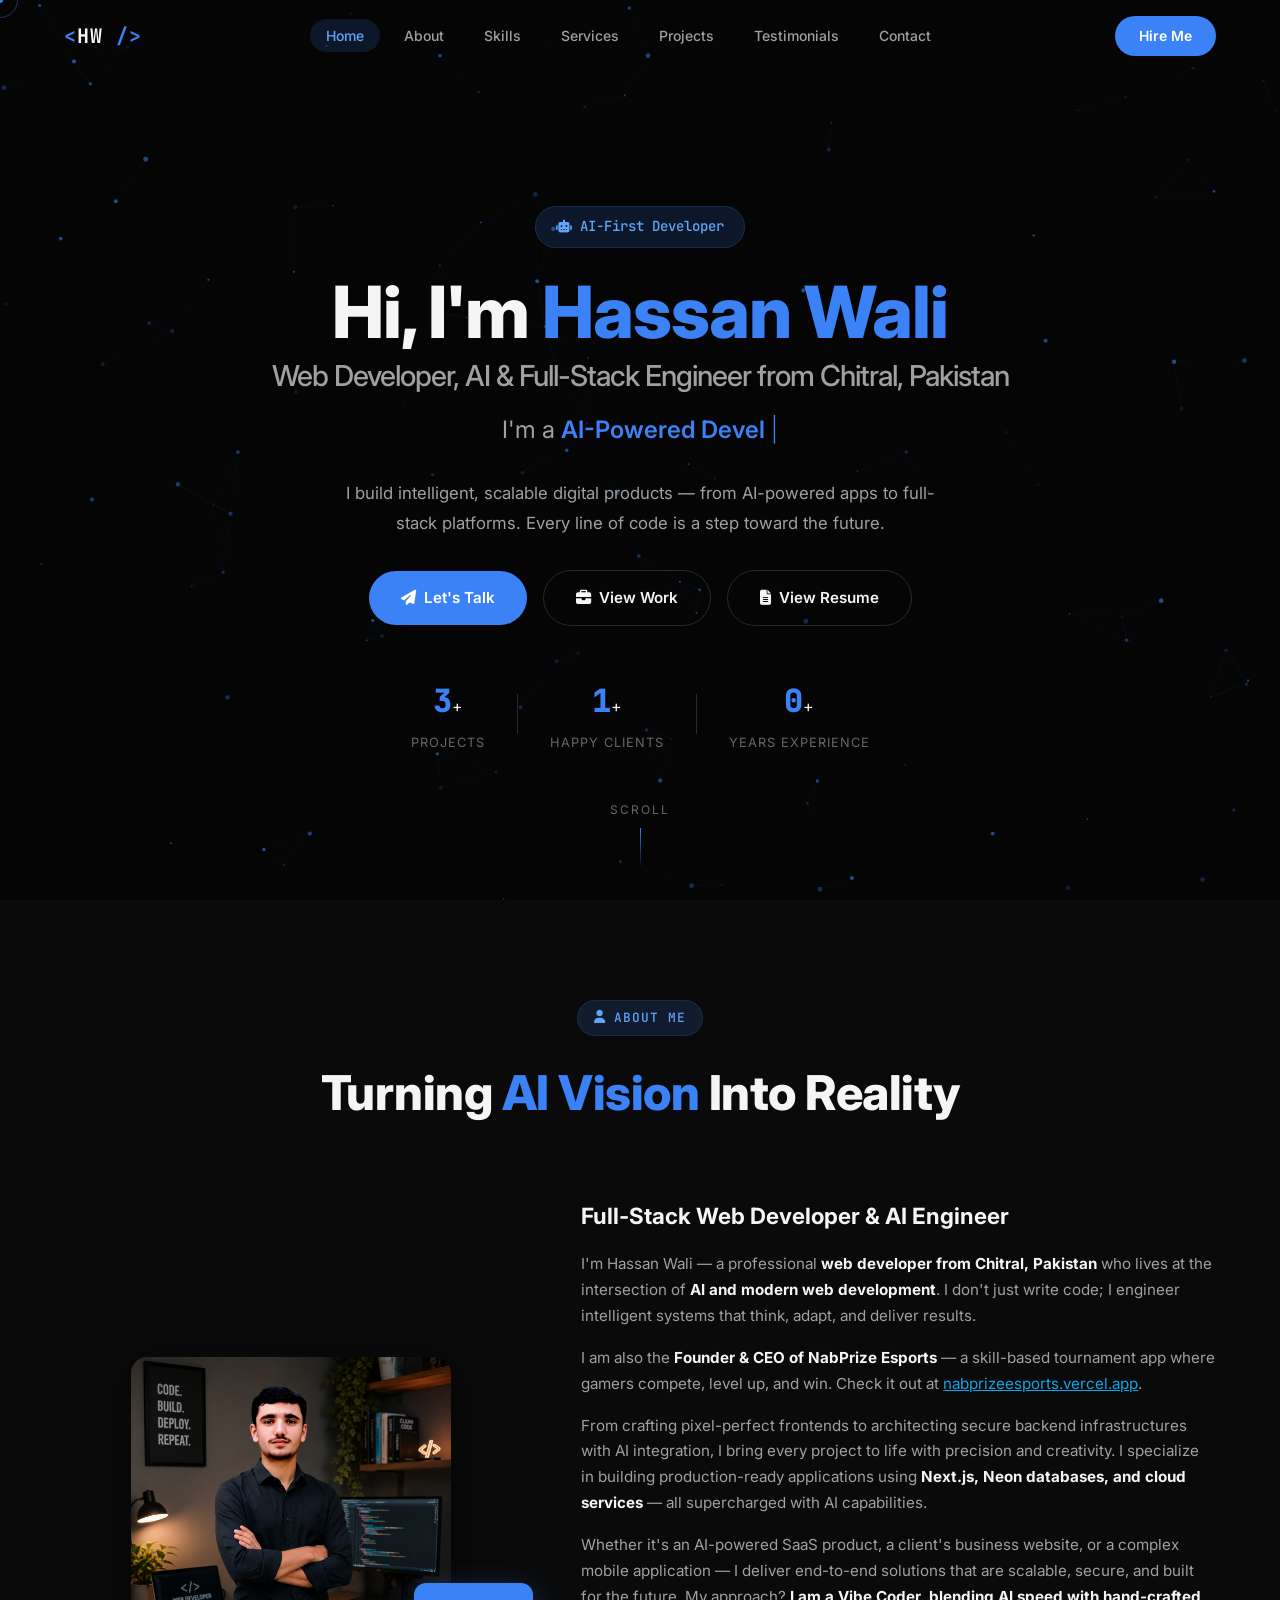
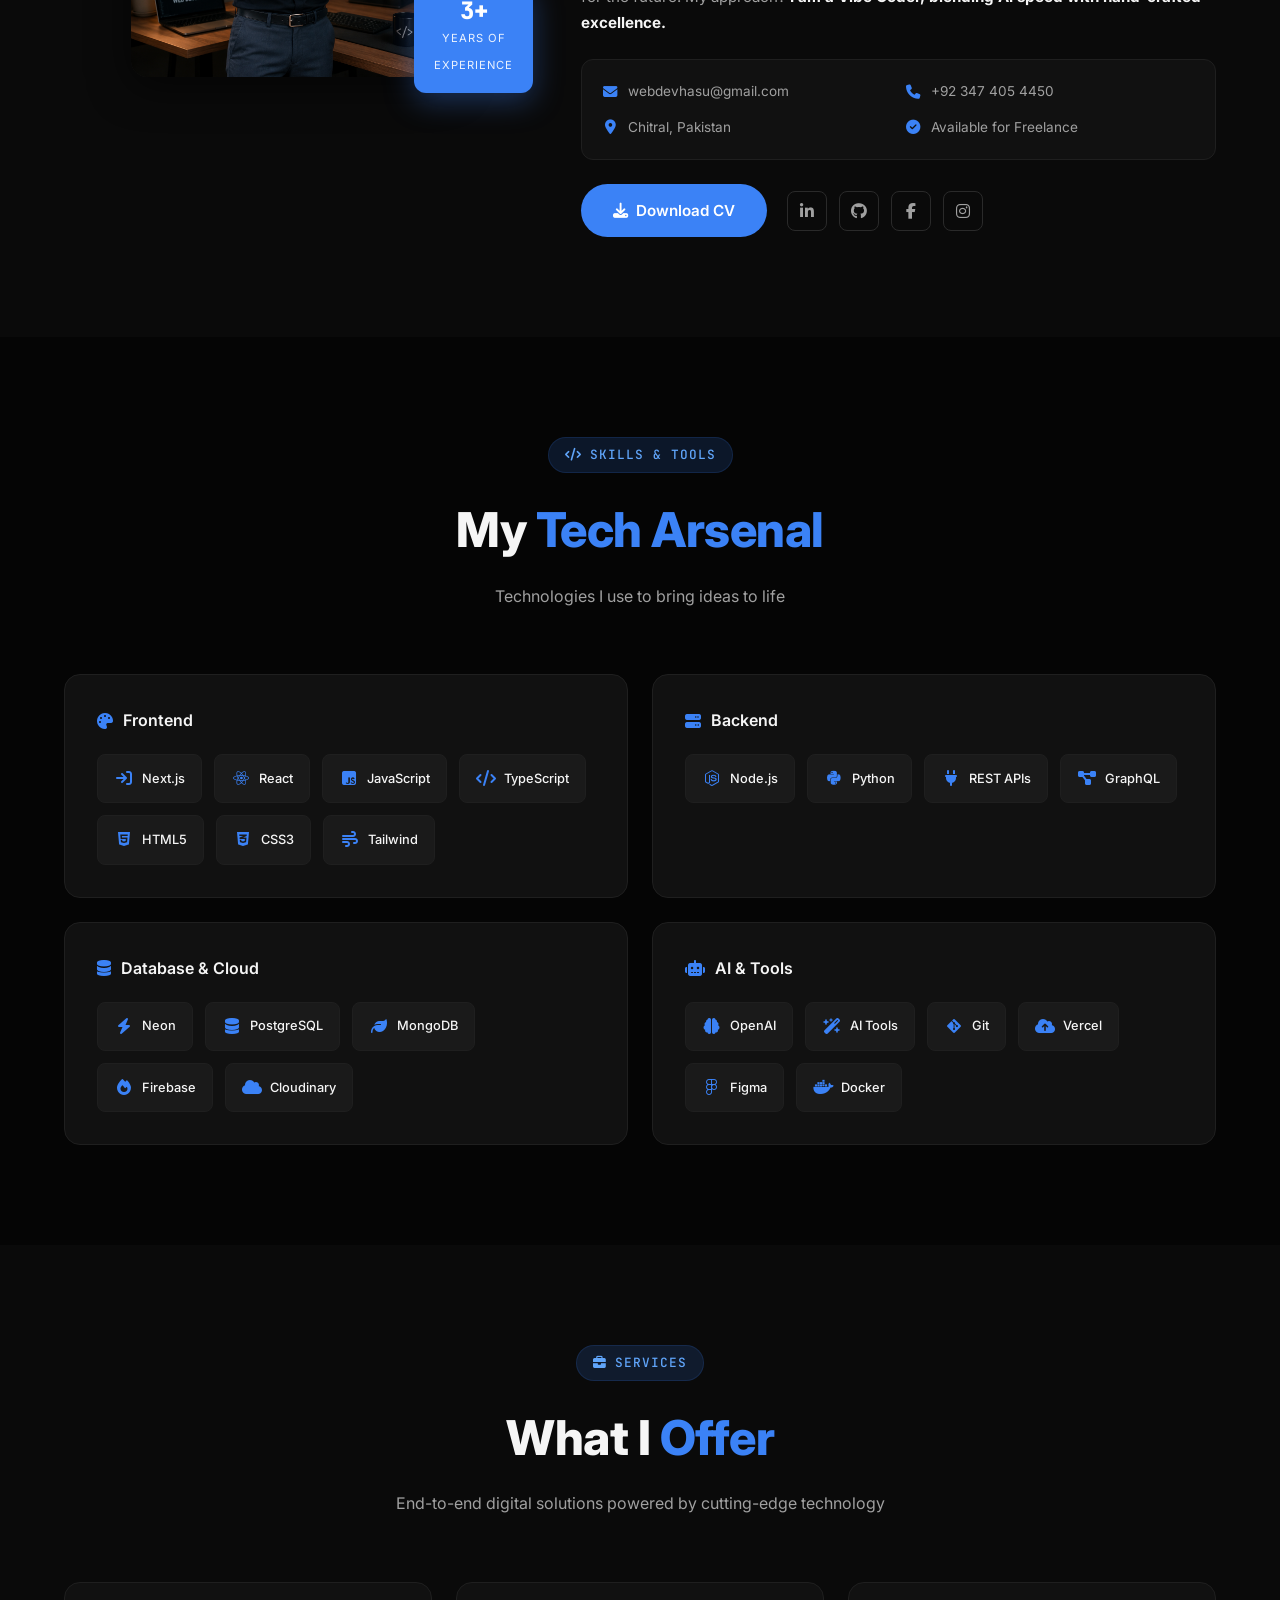
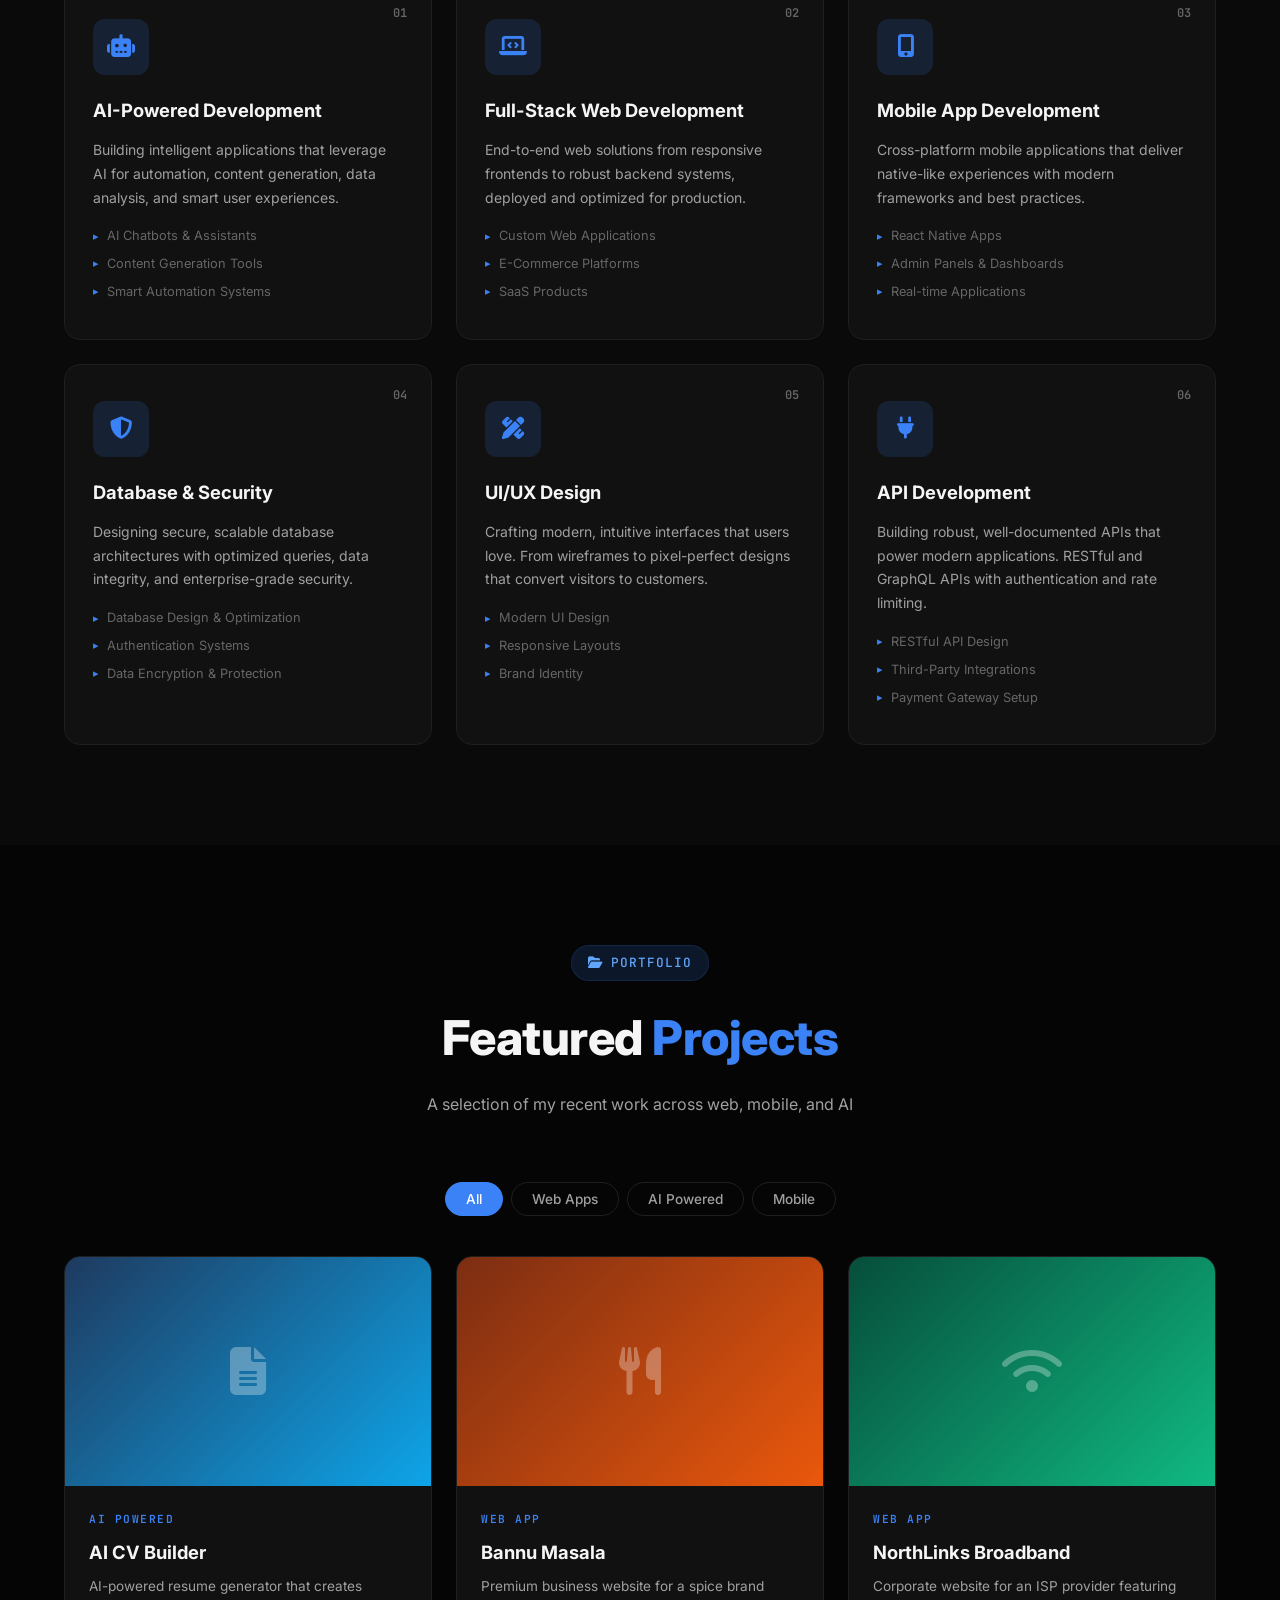
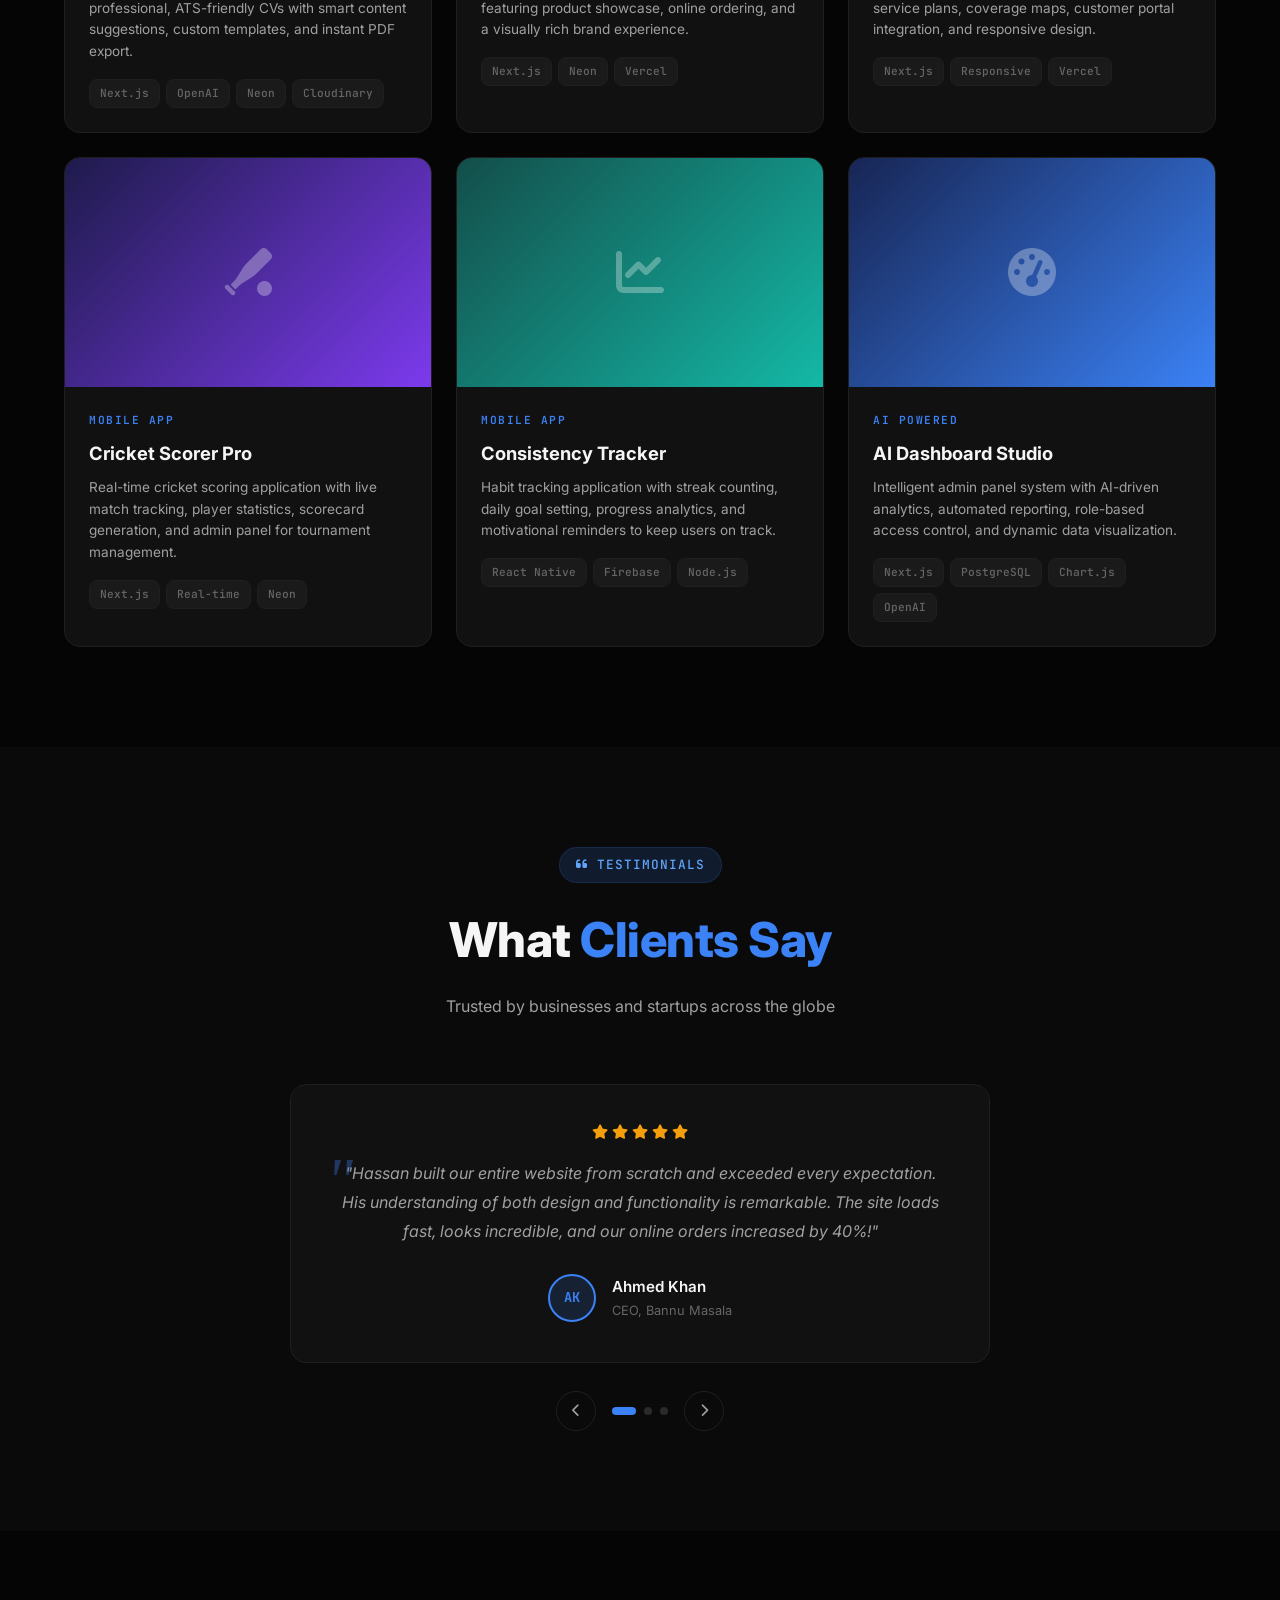
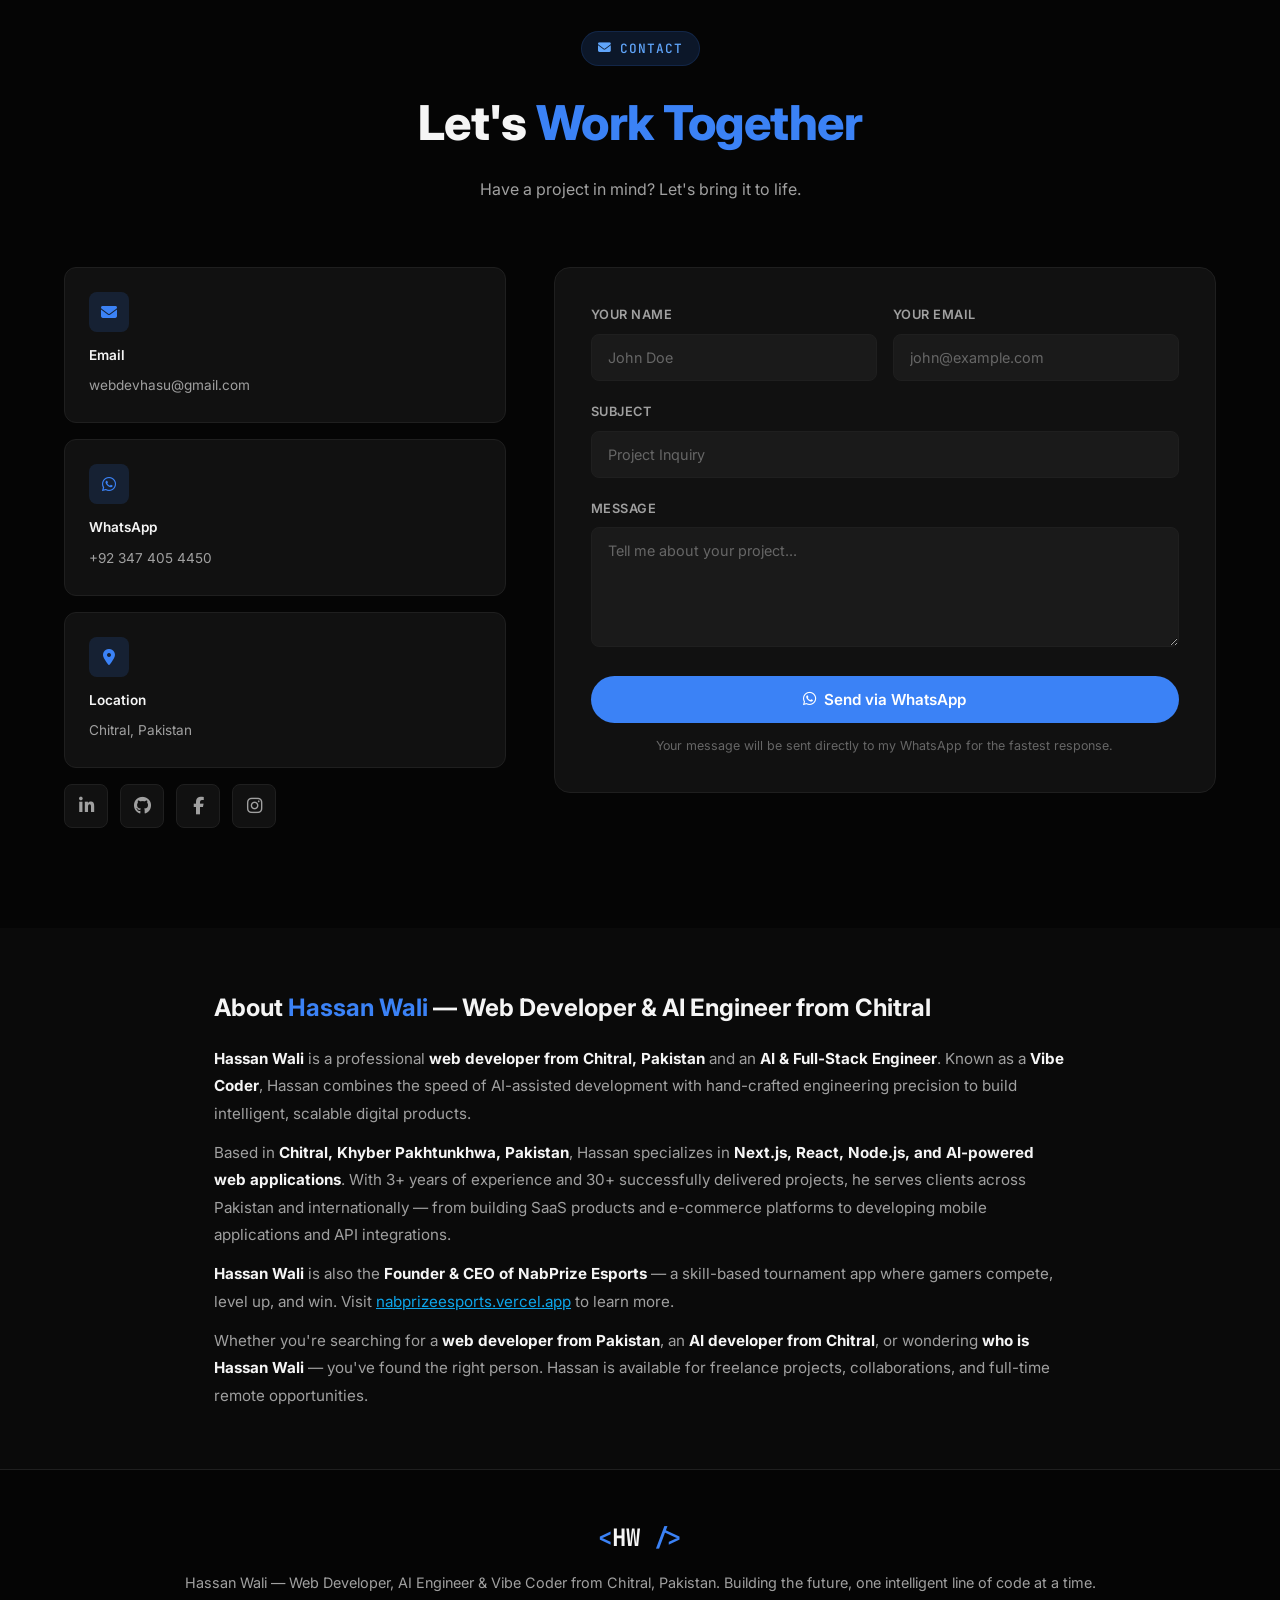
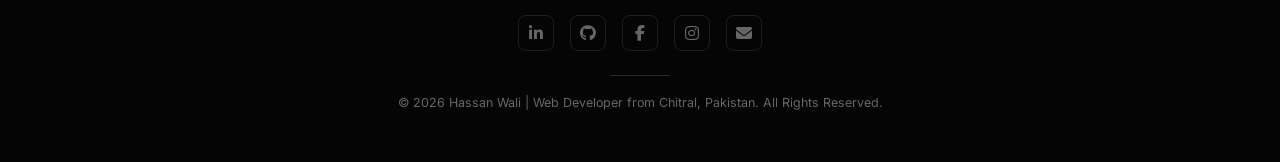
<file: index.html>
<!DOCTYPE html>
<html lang="en">
<head>
  <meta charset="UTF-8">
  <meta name="viewport" content="width=device-width, initial-scale=1.0">
  <title>Hassan Wali | Web Developer & AI Full-Stack Engineer from Chitral, Pakistan</title>
  <link rel="icon" href="data:image/svg+xml,<svg xmlns=%22http://www.w3.org/2000/svg%22 viewBox=%220 0 100 100%22><text y=%22.9em%22 font-size=%2290%22>👨‍💻</text></svg>">
  <meta name="description" content="Looking for who is Hassan Wali from Chitral? Hassan is a top AI-powered full-stack web developer, Vibe Coder, and AI Engineer from Chitral, Pakistan specializing in Next.js, intelligent web apps, and digital solutions.">
  <meta name="keywords" content="Hassan Wali Web Developer, Hassan Wali from Chitral, Web Developer from Chitral, Hassan from Chitral, who is hassan wali from chitral, Hassan Wali from Pakistan, Web Developer Hassan from Pakistan, Web Developer from Pakistan, AI Developer, Full-Stack Engineer, Next.js Developer Chitral, Web Developer in Pakistan, Vibe Coder, AI Engineer Chitral">
  <meta name="author" content="Hassan Wali">
  <meta name="robots" content="index, follow, max-image-preview:large, max-snippet:-1, max-video-preview:-1">
  <meta name="language" content="English">
  <meta name="revisit-after" content="3 days">
  <meta name="distribution" content="global">
  <meta name="rating" content="general">
  <meta http-equiv="content-language" content="en">
  <link rel="canonical" href="https://hassanwali.vercel.app/">
  <link rel="alternate" hreflang="en" href="https://hassanwali.vercel.app/">
  <link rel="alternate" hreflang="x-default" href="https://hassanwali.vercel.app/">

  <!-- Geo SEO for Pakistan -->
  <meta name="geo.region" content="PK-KP">
  <meta name="geo.placename" content="Chitral, Pakistan">
  <meta name="geo.position" content="35.8510;71.7864">
  <meta name="ICBM" content="35.8510, 71.7864">

  <!-- Open Graph / Facebook -->
  <meta property="og:type" content="website">
  <meta property="og:url" content="https://hassanwali.vercel.app/">
  <meta property="og:title" content="Hassan Wali | Web Developer & AI Full-Stack Engineer from Chitral, Pakistan">
  <meta property="og:description" content="Who is Hassan Wali from Chitral? An expert AI-powered full-stack web developer, Vibe Coder, and AI Engineer from Pakistan, building intelligent digital solutions.">
  <meta property="og:image" content="https://hassanwali.vercel.app/profile.png">
  <meta property="og:image:width" content="1200">
  <meta property="og:image:height" content="630">
  <meta property="og:image:alt" content="Hassan Wali - Web Developer and AI Engineer from Chitral, Pakistan">
  <meta property="og:locale" content="en_US">
  <meta property="og:site_name" content="Hassan Wali Portfolio">

  <!-- Twitter -->
  <meta property="twitter:card" content="summary_large_image">
  <meta property="twitter:url" content="https://hassanwali.vercel.app/">
  <meta property="twitter:title" content="Hassan Wali | Web Developer from Chitral, Pakistan">
  <meta property="twitter:description" content="Who is Hassan Wali from Chitral? An expert AI-powered full-stack web developer from Pakistan, building intelligent digital solutions.">
  <meta property="twitter:image" content="https://hassanwali.vercel.app/profile.png">

  <!-- Schema.org JSON-LD: Person -->
  <script type="application/ld+json">
  {
    "@context": "https://schema.org",
    "@type": "Person",
    "name": "Hassan Wali",
    "alternateName": ["Hassan", "Hassan from Chitral", "Hassan Wali Web Developer"],
    "description": "Hassan Wali is a professional full-stack web developer, AI engineer, and Vibe Coder from Chitral, Pakistan. He builds intelligent web applications and digital solutions.",
    "url": "https://hassanwali.vercel.app/",
    "image": "https://hassanwali.vercel.app/profile.png",
    "jobTitle": "Full-Stack Web Developer & AI Engineer",
    "worksFor": {
      "@type": "Organization",
      "name": "Freelance Web Developer from Pakistan"
    },
    "knowsAbout": ["Web Development", "Artificial Intelligence", "Next.js", "React", "Node.js", "Full-Stack Development", "AI Engineering", "Vibe Coding", "SaaS Development", "Mobile App Development"],
    "nationality": {
      "@type": "Country",
      "name": "Pakistan"
    },
    "birthPlace": {
      "@type": "Place",
      "name": "Chitral, Khyber Pakhtunkhwa, Pakistan"
    },
    "homeLocation": {
      "@type": "Place",
      "name": "Chitral, Khyber Pakhtunkhwa, Pakistan",
      "geo": {
        "@type": "GeoCoordinates",
        "latitude": 35.8510,
        "longitude": 71.7864
      }
    },
    "sameAs": [
      "https://www.linkedin.com/in/hassanghss7",
      "https://github.com/webdevhasu",
      "https://www.facebook.com/hassanghss7",
      "https://www.instagram.com/hassanghss7",
      "https://hassanwali.vercel.app/"
    ],
    "email": "webdevhasu@gmail.com",
    "telephone": "+923474054450",
    "address": {
      "@type": "PostalAddress",
      "addressLocality": "Chitral",
      "addressRegion": "Khyber Pakhtunkhwa",
      "addressCountry": "PK"
    }
  }
  </script>

  <!-- Schema.org JSON-LD: WebSite with SearchAction -->
  <script type="application/ld+json">
  {
    "@context": "https://schema.org",
    "@type": "WebSite",
    "name": "Hassan Wali - Web Developer & AI Engineer from Chitral, Pakistan",
    "url": "https://hassanwali.vercel.app/",
    "description": "Portfolio of Hassan Wali, a professional web developer, AI engineer, and Vibe Coder from Chitral, Pakistan.",
    "author": {
      "@type": "Person",
      "name": "Hassan Wali"
    }
  }
  </script>

  <!-- Schema.org JSON-LD: ProfilePage -->
  <script type="application/ld+json">
  {
    "@context": "https://schema.org",
    "@type": "ProfilePage",
    "mainEntity": {
      "@type": "Person",
      "name": "Hassan Wali",
      "url": "https://hassanwali.vercel.app/"
    },
    "name": "Hassan Wali Portfolio",
    "url": "https://hassanwali.vercel.app/",
    "description": "Official portfolio of Hassan Wali — Web Developer, AI Full-Stack Engineer, and Vibe Coder from Chitral, Pakistan."
  }
  </script>

  <!-- FAQ Schema for AI & Search Queries -->
  <script type="application/ld+json">
  {
    "@context": "https://schema.org",
    "@type": "FAQPage",
    "mainEntity": [{
      "@type": "Question",
      "name": "Who is Hassan Wali from Chitral?",
      "acceptedAnswer": {
        "@type": "Answer",
        "text": "Hassan Wali is a professional AI and full-stack web developer from Chitral, Pakistan. He is known as a Vibe Coder who specializes in building intelligent web applications, SaaS products, and modern digital solutions using Next.js, React, and AI technologies. He has delivered 30+ projects for clients worldwide."
      }
    }, {
      "@type": "Question",
      "name": "Is Hassan Wali a Web Developer from Pakistan?",
      "acceptedAnswer": {
        "@type": "Answer",
        "text": "Yes, Hassan Wali is a highly skilled web developer from Pakistan. He is based in Chitral, Khyber Pakhtunkhwa, and offers end-to-end full-stack and AI-powered development services to clients worldwide."
      }
    }, {
      "@type": "Question",
      "name": "Who is Hassan from Chitral?",
      "acceptedAnswer": {
        "@type": "Answer",
        "text": "Hassan from Chitral refers to Hassan Wali, a talented web developer and AI engineer based in Chitral, Pakistan. He builds AI-powered web apps, SaaS platforms, and mobile applications using modern technologies like Next.js, Node.js, and OpenAI."
      }
    }, {
      "@type": "Question",
      "name": "Who is the best web developer from Chitral, Pakistan?",
      "acceptedAnswer": {
        "@type": "Answer",
        "text": "Hassan Wali is widely recognized as a top web developer from Chitral, Pakistan. With 3+ years of experience and 30+ completed projects, he specializes in AI-powered full-stack development, combining vibe coding with hand-crafted engineering excellence."
      }
    }, {
      "@type": "Question",
      "name": "What is Hassan Wali known for?",
      "acceptedAnswer": {
        "@type": "Answer",
        "text": "Hassan Wali is known as a Vibe Coder, AI Engineer, and Full-Stack Web Developer from Chitral, Pakistan. He is recognized for building intelligent, scalable digital products including AI-powered SaaS applications, business websites, and mobile apps."
      }
    }, {
      "@type": "Question",
      "name": "How to hire a web developer from Pakistan?",
      "acceptedAnswer": {
        "@type": "Answer",
        "text": "You can hire Hassan Wali, a professional web developer from Pakistan, by visiting his portfolio at hassanwali.vercel.app or contacting him directly via email at webdevhasu@gmail.com or WhatsApp at +92 347 405 4450. He offers freelance web development, AI integration, and full-stack engineering services."
      }
    }]
  }
  </script>

  <!-- Fonts -->
  <link rel="preconnect" href="https://fonts.googleapis.com">
  <link rel="preconnect" href="https://fonts.gstatic.com" crossorigin>
  <link href="https://fonts.googleapis.com/css2?family=Inter:wght@300;400;500;600;700;800;900&family=JetBrains+Mono:wght@400;500;700&display=swap" rel="stylesheet">

  <!-- Font Awesome -->
  <link rel="stylesheet" href="https://cdnjs.cloudflare.com/ajax/libs/font-awesome/6.5.1/css/all.min.css">

  <!-- Styles -->
  <link rel="stylesheet" href="style.css">
</head>
<body>

  <!-- ============ PRELOADER ============ -->
  <div id="preloader">
    <div class="preloader-inner">
      <div class="preloader-logo">HW</div>
      <div class="preloader-bar"><div class="preloader-bar-fill"></div></div>
    </div>
  </div>

  <!-- ============ CUSTOM CURSOR ============ -->
  <div class="cursor-dot" id="cursorDot"></div>
  <div class="cursor-ring" id="cursorRing"></div>

  <!-- ============ NAVIGATION ============ -->
  <nav class="navbar" id="navbar">
    <div class="nav-container">
      <a href="#hero" class="nav-logo">
        <span class="logo-bracket">&lt;</span>HW<span class="logo-bracket"> /&gt;</span>
      </a>
      <ul class="nav-menu" id="navMenu">
        <li><a href="#hero" class="nav-link active" data-section="hero">Home</a></li>
        <li><a href="#about" class="nav-link" data-section="about">About</a></li>
        <li><a href="#skills" class="nav-link" data-section="skills">Skills</a></li>
        <li><a href="#services" class="nav-link" data-section="services">Services</a></li>
        <li><a href="#projects" class="nav-link" data-section="projects">Projects</a></li>
        <li><a href="#testimonials" class="nav-link" data-section="testimonials">Testimonials</a></li>
        <li><a href="#contact" class="nav-link" data-section="contact">Contact</a></li>
      </ul>
      <a href="#contact" class="nav-cta">Hire Me</a>
      <button class="hamburger" id="hamburger" aria-label="Toggle navigation">
        <span></span>
        <span></span>
        <span></span>
      </button>
    </div>
  </nav>

  <!-- ============ HERO SECTION ============ -->
  <section id="hero" class="hero">
    <canvas id="particleCanvas" class="particle-canvas"></canvas>
    <div class="hero-content">
      <div class="hero-badge reveal">
        <i class="fas fa-robot"></i> AI-First Developer
      </div>
      <h1 class="hero-title reveal" style="display: flex; flex-direction: column; gap: 0.5rem;">
        <span>Hi, I'm <span class="accent">Hassan Wali</span></span>
        <span style="font-size: 0.4em; font-weight: 500; color: var(--text-secondary); line-height: 1.2;">Web Developer, AI & Full-Stack Engineer from Chitral, Pakistan</span>
      </h1>
      <div class="hero-subtitle reveal">
        <span class="typing-prefix">I'm a </span>
        <span class="typing-text" id="typingText"></span>
        <span class="typing-cursor">|</span>
      </div>
      <p class="hero-description reveal">
        I build intelligent, scalable digital products — from AI-powered apps to 
        full-stack platforms. Every line of code is a step toward the future.
      </p>
      <div class="hero-cta reveal">
        <a href="#contact" class="btn btn-primary">
          <i class="fas fa-paper-plane"></i> Let's Talk
        </a>
        <a href="#projects" class="btn btn-outline">
          <i class="fas fa-briefcase"></i> View Work
        </a>
        <a href="resume.html" target="_blank" class="btn btn-outline">
          <i class="fas fa-file-lines"></i> View Resume
        </a>
      </div>
      <div class="hero-stats reveal">
        <div class="stat">
          <span class="stat-number" data-count="30">0</span>+
          <span class="stat-label">Projects</span>
        </div>
        <div class="stat-divider"></div>
        <div class="stat">
          <span class="stat-number" data-count="15">0</span>+
          <span class="stat-label">Happy Clients</span>
        </div>
        <div class="stat-divider"></div>
        <div class="stat">
          <span class="stat-number" data-count="3">0</span>+
          <span class="stat-label">Years Experience</span>
        </div>
      </div>
    </div>
    <div class="hero-scroll">
      <a href="#about" class="scroll-indicator">
        <span>Scroll</span>
        <div class="scroll-line"></div>
      </a>
    </div>
  </section>

  <!-- ============ ABOUT SECTION ============ -->
  <section id="about" class="section about">
    <div class="container">
      <div class="section-header reveal">
        <span class="section-tag"><i class="fas fa-user"></i> About Me</span>
        <h2 class="section-title">Turning <span class="accent">AI Vision</span> Into Reality</h2>
      </div>
      <div class="about-grid">
        <div class="about-image reveal">
          <div class="image-frame">
            <img src="profile.png" alt="Hassan Wali - Web Developer and AI Engineer from Chitral, Pakistan" class="profile-img" loading="lazy" width="400" height="400">
            <div class="image-border"></div>
          </div>
          <div class="about-experience-badge">
            <span class="exp-number">3+</span>
            <span class="exp-text">Years of<br>Experience</span>
          </div>
        </div>
        <div class="about-text reveal">
          <h3>Full-Stack Web Developer & AI Engineer</h3>
          <p>
            I'm Hassan Wali — a professional <strong>web developer from Chitral, Pakistan</strong> who lives at the intersection of 
            <strong>AI and modern web development</strong>. I don't just write code; I engineer 
            intelligent systems that think, adapt, and deliver results.
          </p>
          <p>
            I am also the <strong>Founder & CEO of NabPrize Esports</strong> — a skill-based tournament app where gamers compete, 
            level up, and win. Check it out at <a href="https://nabprizeesports.vercel.app" target="_blank" style="color: var(--accent-color, #0ea5e9); text-decoration: underline;">nabprizeesports.vercel.app</a>.
          </p>
          <p>
            From crafting pixel-perfect frontends to architecting secure backend infrastructures 
            with AI integration, I bring every project to life with precision and creativity. 
            I specialize in building production-ready applications using <strong>Next.js, Neon 
            databases, and cloud services</strong> — all supercharged with AI capabilities.
          </p>
          <p>
            Whether it's an AI-powered SaaS product, a client's business website, or a complex 
            mobile application — I deliver end-to-end solutions that are scalable, secure, and 
            built for the future. My approach? <strong>I am a Vibe Coder, blending AI speed with hand-crafted excellence.</strong>
          </p>
          <div class="about-details">
            <div class="detail-item">
              <i class="fas fa-envelope"></i>
              <span>webdevhasu@gmail.com</span>
            </div>
            <div class="detail-item">
              <i class="fas fa-phone"></i>
              <span>+92 347 405 4450</span>
            </div>
            <div class="detail-item">
              <i class="fas fa-map-marker-alt"></i>
              <span>Chitral, Pakistan</span>
            </div>
            <div class="detail-item">
              <i class="fas fa-circle-check"></i>
              <span>Available for Freelance</span>
            </div>
          </div>
          <div class="about-cta">
            <a href="resume.html" target="_blank" class="btn btn-primary">
              <i class="fas fa-download"></i> Download CV
            </a>
            <div class="about-socials">
              <a href="https://www.linkedin.com/in/hassanghss7" target="_blank" aria-label="LinkedIn"><i class="fab fa-linkedin-in"></i></a>
              <a href="https://github.com/webdevhasu" target="_blank" aria-label="GitHub"><i class="fab fa-github"></i></a>
              <a href="https://www.facebook.com/hassanghss7" target="_blank" aria-label="Facebook"><i class="fab fa-facebook-f"></i></a>
              <a href="https://www.instagram.com/hassanghss7" target="_blank" aria-label="Instagram"><i class="fab fa-instagram"></i></a>
            </div>
          </div>
        </div>
      </div>
    </div>
  </section>

  <!-- ============ SKILLS SECTION ============ -->
  <section id="skills" class="section skills">
    <div class="container">
      <div class="section-header reveal">
        <span class="section-tag"><i class="fas fa-code"></i> Skills & Tools</span>
        <h2 class="section-title">My <span class="accent">Tech Arsenal</span></h2>
        <p class="section-desc">Technologies I use to bring ideas to life</p>
      </div>
      <div class="skills-grid">
        <!-- Frontend -->
        <div class="skill-category reveal">
          <h3 class="skill-category-title"><i class="fas fa-palette"></i> Frontend</h3>
          <div class="skill-items">
            <div class="skill-item" data-tooltip="Next.js">
              <div class="skill-icon"><i class="fas fa-arrow-right-to-bracket"></i></div>
              <span>Next.js</span>
            </div>
            <div class="skill-item" data-tooltip="React">
              <div class="skill-icon"><i class="fab fa-react"></i></div>
              <span>React</span>
            </div>
            <div class="skill-item" data-tooltip="JavaScript">
              <div class="skill-icon"><i class="fab fa-js-square"></i></div>
              <span>JavaScript</span>
            </div>
            <div class="skill-item" data-tooltip="TypeScript">
              <div class="skill-icon"><i class="fas fa-code"></i></div>
              <span>TypeScript</span>
            </div>
            <div class="skill-item" data-tooltip="HTML5">
              <div class="skill-icon"><i class="fab fa-html5"></i></div>
              <span>HTML5</span>
            </div>
            <div class="skill-item" data-tooltip="CSS3">
              <div class="skill-icon"><i class="fab fa-css3-alt"></i></div>
              <span>CSS3</span>
            </div>
            <div class="skill-item" data-tooltip="Tailwind CSS">
              <div class="skill-icon"><i class="fas fa-wind"></i></div>
              <span>Tailwind</span>
            </div>
          </div>
        </div>
        <!-- Backend -->
        <div class="skill-category reveal">
          <h3 class="skill-category-title"><i class="fas fa-server"></i> Backend</h3>
          <div class="skill-items">
            <div class="skill-item" data-tooltip="Node.js">
              <div class="skill-icon"><i class="fab fa-node-js"></i></div>
              <span>Node.js</span>
            </div>
            <div class="skill-item" data-tooltip="Python">
              <div class="skill-icon"><i class="fab fa-python"></i></div>
              <span>Python</span>
            </div>
            <div class="skill-item" data-tooltip="REST APIs">
              <div class="skill-icon"><i class="fas fa-plug"></i></div>
              <span>REST APIs</span>
            </div>
            <div class="skill-item" data-tooltip="GraphQL">
              <div class="skill-icon"><i class="fas fa-project-diagram"></i></div>
              <span>GraphQL</span>
            </div>
          </div>
        </div>
        <!-- Database -->
        <div class="skill-category reveal">
          <h3 class="skill-category-title"><i class="fas fa-database"></i> Database & Cloud</h3>
          <div class="skill-items">
            <div class="skill-item" data-tooltip="Neon">
              <div class="skill-icon"><i class="fas fa-bolt"></i></div>
              <span>Neon</span>
            </div>
            <div class="skill-item" data-tooltip="PostgreSQL">
              <div class="skill-icon"><i class="fas fa-database"></i></div>
              <span>PostgreSQL</span>
            </div>
            <div class="skill-item" data-tooltip="MongoDB">
              <div class="skill-icon"><i class="fas fa-leaf"></i></div>
              <span>MongoDB</span>
            </div>
            <div class="skill-item" data-tooltip="Firebase">
              <div class="skill-icon"><i class="fas fa-fire"></i></div>
              <span>Firebase</span>
            </div>
            <div class="skill-item" data-tooltip="Cloudinary">
              <div class="skill-icon"><i class="fas fa-cloud"></i></div>
              <span>Cloudinary</span>
            </div>
          </div>
        </div>
        <!-- Tools & AI -->
        <div class="skill-category reveal">
          <h3 class="skill-category-title"><i class="fas fa-robot"></i> AI & Tools</h3>
          <div class="skill-items">
            <div class="skill-item" data-tooltip="OpenAI API">
              <div class="skill-icon"><i class="fas fa-brain"></i></div>
              <span>OpenAI</span>
            </div>
            <div class="skill-item" data-tooltip="AI Automation">
              <div class="skill-icon"><i class="fas fa-wand-magic-sparkles"></i></div>
              <span>AI Tools</span>
            </div>
            <div class="skill-item" data-tooltip="Git">
              <div class="skill-icon"><i class="fab fa-git-alt"></i></div>
              <span>Git</span>
            </div>
            <div class="skill-item" data-tooltip="Vercel">
              <div class="skill-icon"><i class="fas fa-cloud-arrow-up"></i></div>
              <span>Vercel</span>
            </div>
            <div class="skill-item" data-tooltip="Figma">
              <div class="skill-icon"><i class="fab fa-figma"></i></div>
              <span>Figma</span>
            </div>
            <div class="skill-item" data-tooltip="Docker">
              <div class="skill-icon"><i class="fab fa-docker"></i></div>
              <span>Docker</span>
            </div>
          </div>
        </div>
      </div>
    </div>
  </section>

  <!-- ============ SERVICES SECTION ============ -->
  <section id="services" class="section services">
    <div class="container">
      <div class="section-header reveal">
        <span class="section-tag"><i class="fas fa-briefcase"></i> Services</span>
        <h2 class="section-title">What I <span class="accent">Offer</span></h2>
        <p class="section-desc">End-to-end digital solutions powered by cutting-edge technology</p>
      </div>
      <div class="services-grid">
        <div class="service-card reveal" id="service-ai">
          <div class="service-icon">
            <i class="fas fa-robot"></i>
          </div>
          <div class="service-number">01</div>
          <h3>AI-Powered Development</h3>
          <p>Building intelligent applications that leverage AI for automation, content generation, data analysis, and smart user experiences.</p>
          <ul class="service-features">
            <li>AI Chatbots & Assistants</li>
            <li>Content Generation Tools</li>
            <li>Smart Automation Systems</li>
          </ul>
        </div>
        <div class="service-card reveal" id="service-web">
          <div class="service-icon">
            <i class="fas fa-laptop-code"></i>
          </div>
          <div class="service-number">02</div>
          <h3>Full-Stack Web Development</h3>
          <p>End-to-end web solutions from responsive frontends to robust backend systems, deployed and optimized for production.</p>
          <ul class="service-features">
            <li>Custom Web Applications</li>
            <li>E-Commerce Platforms</li>
            <li>SaaS Products</li>
          </ul>
        </div>
        <div class="service-card reveal" id="service-mobile">
          <div class="service-icon">
            <i class="fas fa-mobile-screen-button"></i>
          </div>
          <div class="service-number">03</div>
          <h3>Mobile App Development</h3>
          <p>Cross-platform mobile applications that deliver native-like experiences with modern frameworks and best practices.</p>
          <ul class="service-features">
            <li>React Native Apps</li>
            <li>Admin Panels & Dashboards</li>
            <li>Real-time Applications</li>
          </ul>
        </div>
        <div class="service-card reveal" id="service-db">
          <div class="service-icon">
            <i class="fas fa-shield-halved"></i>
          </div>
          <div class="service-number">04</div>
          <h3>Database & Security</h3>
          <p>Designing secure, scalable database architectures with optimized queries, data integrity, and enterprise-grade security.</p>
          <ul class="service-features">
            <li>Database Design & Optimization</li>
            <li>Authentication Systems</li>
            <li>Data Encryption & Protection</li>
          </ul>
        </div>
        <div class="service-card reveal" id="service-design">
          <div class="service-icon">
            <i class="fas fa-pen-ruler"></i>
          </div>
          <div class="service-number">05</div>
          <h3>UI/UX Design</h3>
          <p>Crafting modern, intuitive interfaces that users love. From wireframes to pixel-perfect designs that convert visitors to customers.</p>
          <ul class="service-features">
            <li>Modern UI Design</li>
            <li>Responsive Layouts</li>
            <li>Brand Identity</li>
          </ul>
        </div>
        <div class="service-card reveal" id="service-api">
          <div class="service-icon">
            <i class="fas fa-plug"></i>
          </div>
          <div class="service-number">06</div>
          <h3>API Development</h3>
          <p>Building robust, well-documented APIs that power modern applications. RESTful and GraphQL APIs with authentication and rate limiting.</p>
          <ul class="service-features">
            <li>RESTful API Design</li>
            <li>Third-Party Integrations</li>
            <li>Payment Gateway Setup</li>
          </ul>
        </div>
      </div>
    </div>
  </section>

  <!-- ============ PROJECTS SECTION ============ -->
  <section id="projects" class="section projects">
    <div class="container">
      <div class="section-header reveal">
        <span class="section-tag"><i class="fas fa-folder-open"></i> Portfolio</span>
        <h2 class="section-title">Featured <span class="accent">Projects</span></h2>
        <p class="section-desc">A selection of my recent work across web, mobile, and AI</p>
      </div>

      <div class="project-filters reveal">
        <button class="filter-btn active" data-filter="all">All</button>
        <button class="filter-btn" data-filter="web">Web Apps</button>
        <button class="filter-btn" data-filter="ai">AI Powered</button>
        <button class="filter-btn" data-filter="mobile">Mobile</button>
      </div>

      <div class="projects-grid">
        <!-- Project 1: AI CV Builder -->
        <div class="project-card reveal" data-category="ai web" id="project-cv">
          <div class="project-image">
            <div class="project-placeholder" style="background: linear-gradient(135deg, #1e3a5f, #0ea5e9);">
              <i class="fas fa-file-lines"></i>
            </div>
            <div class="project-overlay">
              <div class="project-links">
                <a href="#" class="project-link" title="Live Demo"><i class="fas fa-external-link-alt"></i></a>
                <a href="#" class="project-link" title="Source Code"><i class="fab fa-github"></i></a>
              </div>
            </div>
          </div>
          <div class="project-info">
            <div class="project-category">AI Powered</div>
            <h3>AI CV Builder</h3>
            <p>AI-powered resume generator that creates professional, ATS-friendly CVs with smart content suggestions, custom templates, and instant PDF export.</p>
            <div class="project-tech">
              <span>Next.js</span>
              <span>OpenAI</span>
              <span>Neon</span>
              <span>Cloudinary</span>
            </div>
          </div>
        </div>

        <!-- Project 2: Bannu Masala -->
        <div class="project-card reveal" data-category="web" id="project-masala">
          <div class="project-image">
            <div class="project-placeholder" style="background: linear-gradient(135deg, #7c2d12, #ea580c);">
              <i class="fas fa-utensils"></i>
            </div>
            <div class="project-overlay">
              <div class="project-links">
                <a href="https://bannumasala.vercel.app" target="_blank" class="project-link" title="Live Demo"><i class="fas fa-external-link-alt"></i></a>
              </div>
            </div>
          </div>
          <div class="project-info">
            <div class="project-category">Web App</div>
            <h3>Bannu Masala</h3>
            <p>Premium business website for a spice brand featuring product showcase, online ordering, and a visually rich brand experience.</p>
            <div class="project-tech">
              <span>Next.js</span>
              <span>Neon</span>
              <span>Vercel</span>
            </div>
          </div>
        </div>

        <!-- Project 3: NorthLinks Broadband -->
        <div class="project-card reveal" data-category="web" id="project-northlinks">
          <div class="project-image">
            <div class="project-placeholder" style="background: linear-gradient(135deg, #064e3b, #10b981);">
              <i class="fas fa-wifi"></i>
            </div>
            <div class="project-overlay">
              <div class="project-links">
                <a href="https://northlinksbroadband.vercel.app" target="_blank" class="project-link" title="Live Demo"><i class="fas fa-external-link-alt"></i></a>
              </div>
            </div>
          </div>
          <div class="project-info">
            <div class="project-category">Web App</div>
            <h3>NorthLinks Broadband</h3>
            <p>Corporate website for an ISP provider featuring service plans, coverage maps, customer portal integration, and responsive design.</p>
            <div class="project-tech">
              <span>Next.js</span>
              <span>Responsive</span>
              <span>Vercel</span>
            </div>
          </div>
        </div>

        <!-- Project 4: Cricket Scorer Pro -->
        <div class="project-card reveal" data-category="mobile web" id="project-cricket">
          <div class="project-image">
            <div class="project-placeholder" style="background: linear-gradient(135deg, #1e1b4b, #7c3aed);">
              <i class="fas fa-baseball-bat-ball"></i>
            </div>
            <div class="project-overlay">
              <div class="project-links">
                <a href="#" class="project-link" title="Live Demo"><i class="fas fa-external-link-alt"></i></a>
              </div>
            </div>
          </div>
          <div class="project-info">
            <div class="project-category">Mobile App</div>
            <h3>Cricket Scorer Pro</h3>
            <p>Real-time cricket scoring application with live match tracking, player statistics, scorecard generation, and admin panel for tournament management.</p>
            <div class="project-tech">
              <span>Next.js</span>
              <span>Real-time</span>
              <span>Neon</span>
            </div>
          </div>
        </div>

        <!-- Project 5: Consistency Tracker -->
        <div class="project-card reveal" data-category="mobile" id="project-tracker">
          <div class="project-image">
            <div class="project-placeholder" style="background: linear-gradient(135deg, #134e4a, #14b8a6);">
              <i class="fas fa-chart-line"></i>
            </div>
            <div class="project-overlay">
              <div class="project-links">
                <a href="https://consistencytracker.vercel.app/" target="_blank" class="project-link" title="Live Demo"><i class="fas fa-external-link-alt"></i></a>
              </div>
            </div>
          </div>
          <div class="project-info">
            <div class="project-category">Mobile App</div>
            <h3>Consistency Tracker</h3>
            <p>Habit tracking application with streak counting, daily goal setting, progress analytics, and motivational reminders to keep users on track.</p>
            <div class="project-tech">
              <span>React Native</span>
              <span>Firebase</span>
              <span>Node.js</span>
            </div>
          </div>
        </div>

        <!-- Project 6: AI Dashboard Studio -->
        <div class="project-card reveal" data-category="ai web" id="project-dashboard">
          <div class="project-image">
            <div class="project-placeholder" style="background: linear-gradient(135deg, #172554, #3b82f6);">
              <i class="fas fa-gauge-high"></i>
            </div>
            <div class="project-overlay">
              <div class="project-links">
                <a href="#" class="project-link" title="Live Demo"><i class="fas fa-external-link-alt"></i></a>
                <a href="#" class="project-link" title="Source Code"><i class="fab fa-github"></i></a>
              </div>
            </div>
          </div>
          <div class="project-info">
            <div class="project-category">AI Powered</div>
            <h3>AI Dashboard Studio</h3>
            <p>Intelligent admin panel system with AI-driven analytics, automated reporting, role-based access control, and dynamic data visualization.</p>
            <div class="project-tech">
              <span>Next.js</span>
              <span>PostgreSQL</span>
              <span>Chart.js</span>
              <span>OpenAI</span>
            </div>
          </div>
        </div>
      </div>
    </div>
  </section>

  <!-- ============ TESTIMONIALS SECTION ============ -->
  <section id="testimonials" class="section testimonials">
    <div class="container">
      <div class="section-header reveal">
        <span class="section-tag"><i class="fas fa-quote-left"></i> Testimonials</span>
        <h2 class="section-title">What <span class="accent">Clients Say</span></h2>
        <p class="section-desc">Trusted by businesses and startups across the globe</p>
      </div>
      <div class="testimonials-slider reveal">
        <div class="testimonial-track" id="testimonialTrack">
          <!-- Testimonial 1 -->
          <div class="testimonial-card">
            <div class="testimonial-stars">
              <i class="fas fa-star"></i><i class="fas fa-star"></i><i class="fas fa-star"></i><i class="fas fa-star"></i><i class="fas fa-star"></i>
            </div>
            <p class="testimonial-text">
              "Hassan built our entire website from scratch and exceeded every expectation. 
              His understanding of both design and functionality is remarkable. The site loads 
              fast, looks incredible, and our online orders increased by 40%!"
            </p>
            <div class="testimonial-author">
              <div class="author-avatar">AK</div>
              <div class="author-info">
                <h4>Ahmed Khan</h4>
                <span>CEO, Bannu Masala</span>
              </div>
            </div>
          </div>
          <!-- Testimonial 2 -->
          <div class="testimonial-card">
            <div class="testimonial-stars">
              <i class="fas fa-star"></i><i class="fas fa-star"></i><i class="fas fa-star"></i><i class="fas fa-star"></i><i class="fas fa-star"></i>
            </div>
            <p class="testimonial-text">
              "Professional, fast, and incredibly talented. Hassan delivered a corporate website 
              that perfectly represents our brand. The responsive design works flawlessly across 
              all devices. Highly recommended for any web project!"
            </p>
            <div class="testimonial-author">
              <div class="author-avatar">FA</div>
              <div class="author-info">
                <h4>Farhan Ali</h4>
                <span>Director, NorthLinks Broadband</span>
              </div>
            </div>
          </div>
          <!-- Testimonial 3 -->
          <div class="testimonial-card">
            <div class="testimonial-stars">
              <i class="fas fa-star"></i><i class="fas fa-star"></i><i class="fas fa-star"></i><i class="fas fa-star"></i><i class="fas fa-star"></i>
            </div>
            <p class="testimonial-text">
              "The AI CV Builder Hassan developed is a game-changer. It uses AI intelligently 
              without overcomplicating things. He understands both the technical and business 
              side of product development. An absolute pleasure to work with."
            </p>
            <div class="testimonial-author">
              <div class="author-avatar">SM</div>
              <div class="author-info">
                <h4>Sarah Mitchell</h4>
                <span>Startup Founder</span>
              </div>
            </div>
          </div>
        </div>
        <div class="testimonial-nav">
          <button class="test-nav-btn" id="testPrev"><i class="fas fa-chevron-left"></i></button>
          <div class="testimonial-dots" id="testimonialDots"></div>
          <button class="test-nav-btn" id="testNext"><i class="fas fa-chevron-right"></i></button>
        </div>
      </div>
    </div>
  </section>

  <!-- ============ CONTACT SECTION ============ -->
  <section id="contact" class="section contact">
    <div class="container">
      <div class="section-header reveal">
        <span class="section-tag"><i class="fas fa-envelope"></i> Contact</span>
        <h2 class="section-title">Let's <span class="accent">Work Together</span></h2>
        <p class="section-desc">Have a project in mind? Let's bring it to life.</p>
      </div>
      <div class="contact-grid">
        <div class="contact-info reveal">
          <div class="contact-card">
            <div class="contact-card-icon"><i class="fas fa-envelope"></i></div>
            <h4>Email</h4>
            <a href="mailto:webdevhasu@gmail.com">webdevhasu@gmail.com</a>
          </div>
          <div class="contact-card">
            <div class="contact-card-icon"><i class="fab fa-whatsapp"></i></div>
            <h4>WhatsApp</h4>
            <a href="https://wa.me/923474054450" target="_blank">+92 347 405 4450</a>
          </div>
          <div class="contact-card">
            <div class="contact-card-icon"><i class="fas fa-map-marker-alt"></i></div>
            <h4>Location</h4>
            <span>Chitral, Pakistan</span>
          </div>
          <div class="contact-socials">
            <a href="https://www.linkedin.com/in/hassanghss7" target="_blank" aria-label="LinkedIn" class="social-link"><i class="fab fa-linkedin-in"></i></a>
            <a href="https://github.com/webdevhasu" target="_blank" aria-label="GitHub" class="social-link"><i class="fab fa-github"></i></a>
            <a href="https://www.facebook.com/hassanghss7" target="_blank" aria-label="Facebook" class="social-link"><i class="fab fa-facebook-f"></i></a>
            <a href="https://www.instagram.com/hassanghss7" target="_blank" aria-label="Instagram" class="social-link"><i class="fab fa-instagram"></i></a>
          </div>
        </div>
        <form class="contact-form reveal" id="contactForm">
          <div class="form-row">
            <div class="form-group">
              <label for="formName">Your Name</label>
              <input type="text" id="formName" name="name" placeholder="John Doe" required>
            </div>
            <div class="form-group">
              <label for="formEmail">Your Email</label>
              <input type="email" id="formEmail" name="email" placeholder="john@example.com" required>
            </div>
          </div>
          <div class="form-group">
            <label for="formSubject">Subject</label>
            <input type="text" id="formSubject" name="subject" placeholder="Project Inquiry" required>
          </div>
          <div class="form-group">
            <label for="formMessage">Message</label>
            <textarea id="formMessage" name="message" rows="5" placeholder="Tell me about your project..." required></textarea>
          </div>
          <button type="submit" class="btn btn-primary btn-full" id="formSubmit">
            <i class="fab fa-whatsapp"></i> Send via WhatsApp
          </button>
          <p class="form-note">Your message will be sent directly to my WhatsApp for the fastest response.</p>
        </form>
      </div>
    </div>
  </section>

  <!-- ============ SEO CONTENT SECTION (semantic, crawlable) ============ -->
  <section class="seo-content" style="padding: 60px 0; background: var(--bg-secondary, #0a0a0f);">
    <div class="container" style="max-width: 900px; margin: 0 auto; padding: 0 24px;">
      <article itemscope itemtype="https://schema.org/Article">
        <h2 itemprop="headline" style="font-size: 1.5rem; color: var(--text-primary, #fff); margin-bottom: 16px;">About <span class="accent">Hassan Wali</span> — Web Developer & AI Engineer from Chitral</h2>
        <div itemprop="articleBody" style="color: var(--text-secondary, #888); font-size: 0.95rem; line-height: 1.8;">
          <p style="margin-bottom: 12px;">
            <strong style="color: var(--text-primary, #ccc);">Hassan Wali</strong> is a professional <strong style="color: var(--text-primary, #ccc);">web developer from Chitral, Pakistan</strong> and an <strong style="color: var(--text-primary, #ccc);">AI & Full-Stack Engineer</strong>. Known as a <strong style="color: var(--text-primary, #ccc);">Vibe Coder</strong>, Hassan combines the speed of AI-assisted development with hand-crafted engineering precision to build intelligent, scalable digital products.
          </p>
          <p style="margin-bottom: 12px;">
            Based in <strong style="color: var(--text-primary, #ccc);">Chitral, Khyber Pakhtunkhwa, Pakistan</strong>, Hassan specializes in <strong style="color: var(--text-primary, #ccc);">Next.js, React, Node.js, and AI-powered web applications</strong>. With 3+ years of experience and 30+ successfully delivered projects, he serves clients across Pakistan and internationally — from building SaaS products and e-commerce platforms to developing mobile applications and API integrations.
          </p>
          <p style="margin-bottom: 12px;">
            <strong style="color: var(--text-primary, #ccc);">Hassan Wali</strong> is also the <strong style="color: var(--text-primary, #ccc);">Founder & CEO of NabPrize Esports</strong> — a skill-based tournament app where gamers compete, level up, and win. Visit <a href="https://nabprizeesports.vercel.app" target="_blank" style="color: var(--accent-color, #0ea5e9); text-decoration: underline;">nabprizeesports.vercel.app</a> to learn more.
          </p>
          <p>
            Whether you're searching for a <strong style="color: var(--text-primary, #ccc);">web developer from Pakistan</strong>, an <strong style="color: var(--text-primary, #ccc);">AI developer from Chitral</strong>, or wondering <strong style="color: var(--text-primary, #ccc);">who is Hassan Wali</strong> — you've found the right person. Hassan is available for freelance projects, collaborations, and full-time remote opportunities.
          </p>
        </div>
      </article>
    </div>
  </section>

  <!-- ============ FOOTER ============ -->
  <footer class="footer" itemscope itemtype="https://schema.org/WPFooter">
    <div class="container">
      <div class="footer-content">
        <div class="footer-logo">
          <span class="logo-bracket">&lt;</span>HW<span class="logo-bracket"> /&gt;</span>
        </div>
        <p class="footer-text">Hassan Wali — Web Developer, AI Engineer & Vibe Coder from Chitral, Pakistan. Building the future, one intelligent line of code at a time.</p>
        <div class="footer-socials">
          <a href="https://www.linkedin.com/in/hassanghss7" target="_blank" rel="noopener noreferrer" aria-label="Hassan Wali LinkedIn"><i class="fab fa-linkedin-in"></i></a>
          <a href="https://github.com/webdevhasu" target="_blank" rel="noopener noreferrer" aria-label="Hassan Wali GitHub"><i class="fab fa-github"></i></a>
          <a href="https://www.facebook.com/hassanghss7" target="_blank" rel="noopener noreferrer" aria-label="Hassan Wali Facebook"><i class="fab fa-facebook-f"></i></a>
          <a href="https://www.instagram.com/hassanghss7" target="_blank" rel="noopener noreferrer" aria-label="Hassan Wali Instagram"><i class="fab fa-instagram"></i></a>
          <a href="mailto:webdevhasu@gmail.com" aria-label="Email Hassan Wali"><i class="fas fa-envelope"></i></a>
        </div>
        <div class="footer-divider"></div>
        <p class="footer-copy">&copy; 2026 Hassan Wali | Web Developer from Chitral, Pakistan. All Rights Reserved.</p>
      </div>
    </div>
  </footer>

  <!-- ============ WHATSAPP FAB ============ -->
  <a href="https://wa.me/923474054450" target="_blank" class="whatsapp-fab" id="whatsappFab" aria-label="Chat on WhatsApp">
    <i class="fab fa-whatsapp"></i>
    <span class="fab-tooltip">Chat with me!</span>
  </a>

  <!-- ============ BACK TO TOP ============ -->
  <button class="back-to-top" id="backToTop" aria-label="Back to top">
    <i class="fas fa-arrow-up"></i>
  </button>

  <script src="script.js"></script>
</body>
</html>
</file>
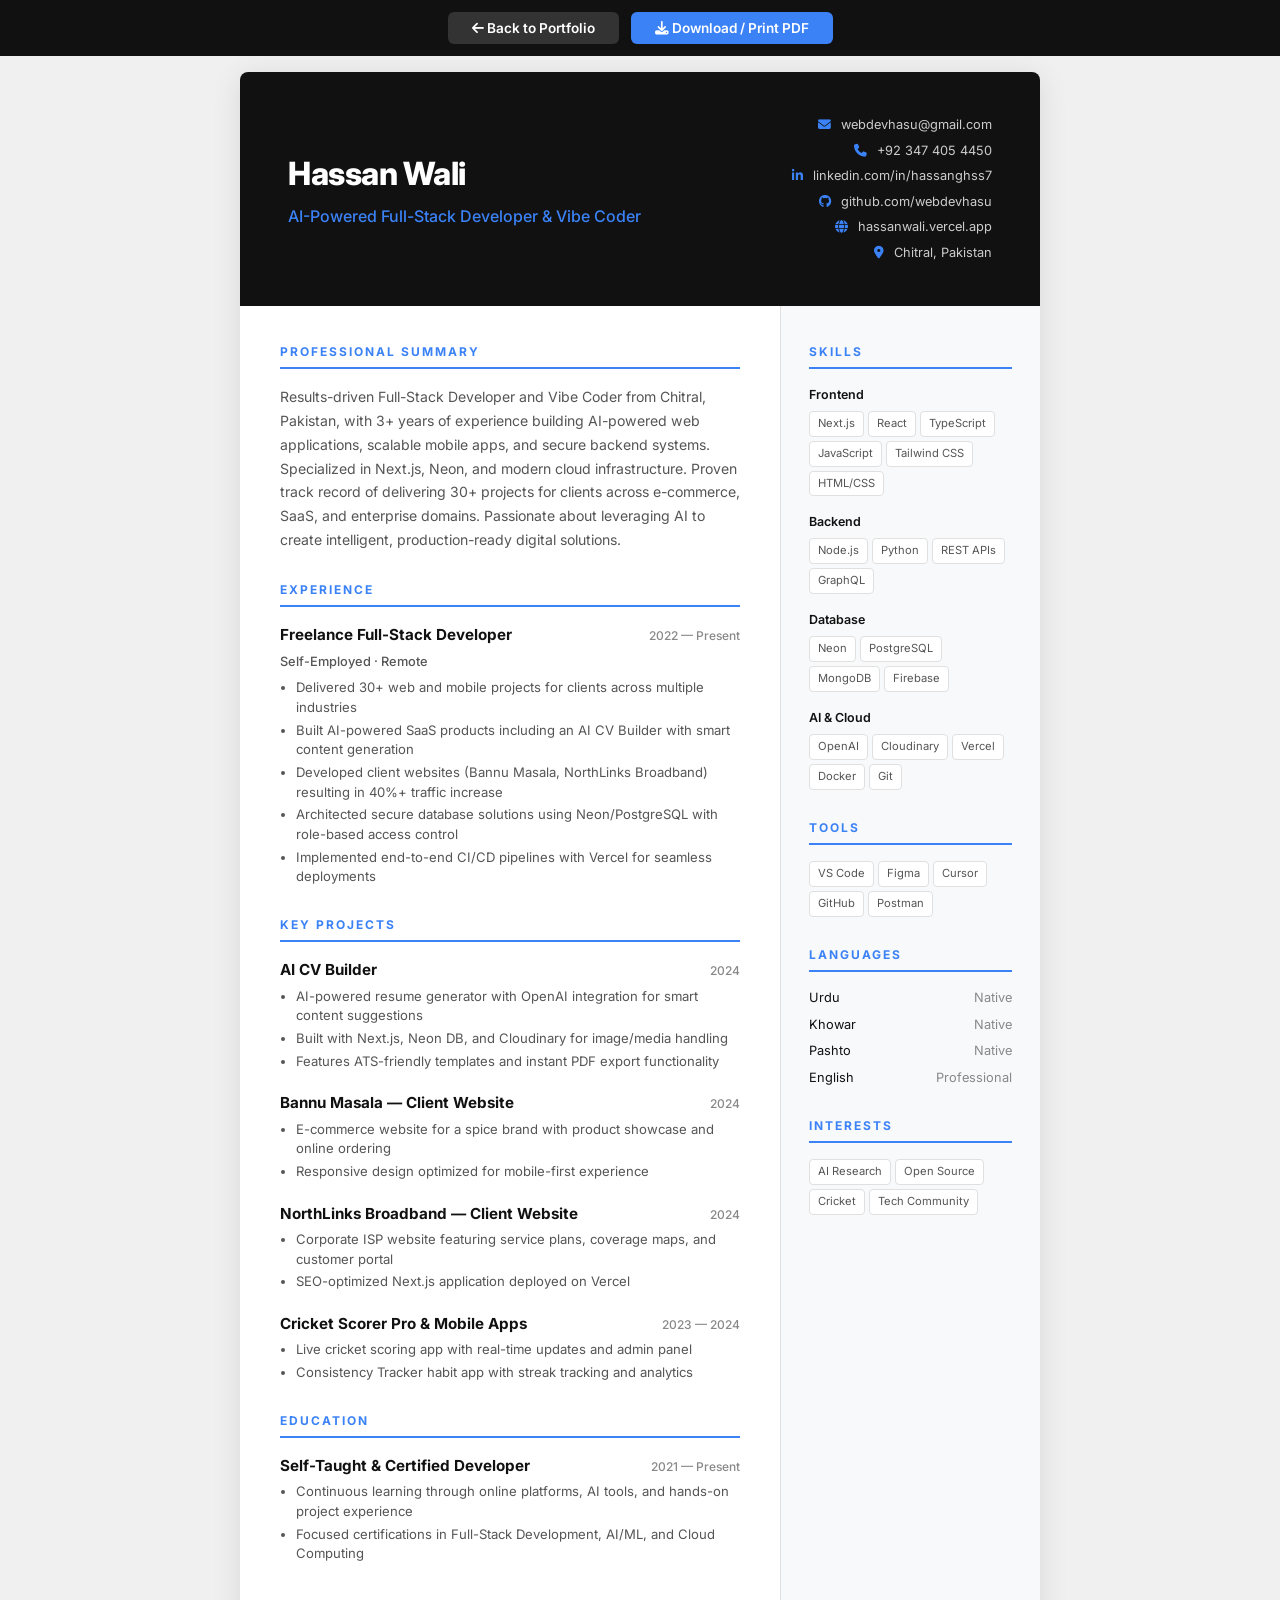
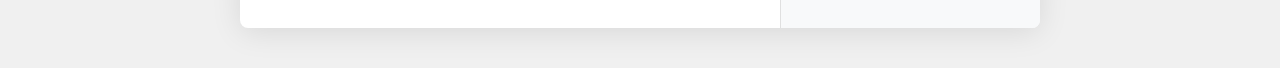
<file: resume.html>
<!DOCTYPE html>
<html lang="en">
<head>
  <meta charset="UTF-8">
  <meta name="viewport" content="width=device-width, initial-scale=1.0">
  <title>Hassan Wali Resume | Web Developer & AI Engineer from Chitral, Pakistan</title>
  <link rel="icon" href="data:image/svg+xml,<svg xmlns=%22http://www.w3.org/2000/svg%22 viewBox=%220 0 100 100%22><text y=%22.9em%22 font-size=%2290%22>👨‍💻</text></svg>">
  <meta name="description" content="Download the resume of Hassan Wali — a professional full-stack web developer, AI engineer, and Vibe Coder from Chitral, Pakistan with 3+ years of experience and 30+ projects.">
  <meta name="keywords" content="Hassan Wali Resume, Hassan Wali CV, Web Developer Resume Pakistan, Hassan Wali Chitral Resume, AI Engineer Resume, Full-Stack Developer CV, Vibe Coder Resume">
  <meta name="author" content="Hassan Wali">
  <meta name="robots" content="index, follow">
  <link rel="canonical" href="https://hassanwali.vercel.app/resume.html">

  <!-- Geo SEO -->
  <meta name="geo.region" content="PK-KP">
  <meta name="geo.placename" content="Chitral, Pakistan">
  <meta name="geo.position" content="35.8510;71.7864">
  <meta name="ICBM" content="35.8510, 71.7864">

  <!-- Open Graph -->
  <meta property="og:type" content="profile">
  <meta property="og:url" content="https://hassanwali.vercel.app/resume.html">
  <meta property="og:title" content="Hassan Wali Resume | Web Developer & AI Engineer from Chitral, Pakistan">
  <meta property="og:description" content="Professional resume of Hassan Wali — Full-Stack Developer, AI Engineer & Vibe Coder from Chitral, Pakistan.">
  <meta property="og:image" content="https://hassanwali.vercel.app/profile.png">
  <meta property="og:site_name" content="Hassan Wali Portfolio">

  <!-- Twitter -->
  <meta property="twitter:card" content="summary">
  <meta property="twitter:title" content="Hassan Wali Resume | Web Developer from Chitral, Pakistan">
  <meta property="twitter:description" content="Professional resume of Hassan Wali — Full-Stack Developer, AI Engineer & Vibe Coder from Chitral, Pakistan.">

  <link rel="preconnect" href="https://fonts.googleapis.com">
  <link rel="preconnect" href="https://fonts.gstatic.com" crossorigin>
  <link href="https://fonts.googleapis.com/css2?family=Inter:wght@300;400;500;600;700;800&display=swap" rel="stylesheet">
  <link rel="stylesheet" href="https://cdnjs.cloudflare.com/ajax/libs/font-awesome/6.5.1/css/all.min.css">
  <style>
    *, *::before, *::after { margin: 0; padding: 0; box-sizing: border-box; }

    :root {
      --accent: #3b82f6;
      --dark: #111;
      --gray: #555;
      --light-gray: #888;
      --border: #e0e0e0;
      --bg: #fff;
    }

    @media print {
      body { -webkit-print-color-adjust: exact; print-color-adjust: exact; }
      .no-print { display: none !important; }
      .resume { box-shadow: none; max-width: 100%; }
    }

    body {
      font-family: 'Inter', sans-serif;
      background: #f0f0f0;
      color: var(--dark);
      line-height: 1.6;
    }

    .print-bar {
      position: fixed;
      top: 0;
      left: 0;
      width: 100%;
      background: var(--dark);
      padding: 12px 24px;
      display: flex;
      justify-content: center;
      gap: 12px;
      z-index: 100;
    }
    .print-bar button {
      padding: 8px 24px;
      border: none;
      border-radius: 6px;
      font-family: inherit;
      font-size: 0.85rem;
      font-weight: 600;
      cursor: pointer;
      transition: 0.2s;
    }
    .print-btn {
      background: var(--accent);
      color: white;
    }
    .print-btn:hover { background: #2563eb; }
    .back-btn {
      background: #333;
      color: white;
    }
    .back-btn:hover { background: #555; }

    .resume {
      max-width: 800px;
      margin: 72px auto 40px;
      background: var(--bg);
      box-shadow: 0 4px 30px rgba(0,0,0,0.1);
      border-radius: 8px;
      overflow: hidden;
    }

    /* Header */
    .cv-header {
      background: var(--dark);
      color: white;
      padding: 40px 48px;
      display: flex;
      justify-content: space-between;
      align-items: center;
      gap: 24px;
    }
    .cv-name {
      font-size: 2rem;
      font-weight: 800;
      letter-spacing: -0.5px;
    }
    .cv-title {
      font-size: 1rem;
      color: var(--accent);
      font-weight: 500;
      margin-top: 4px;
    }
    .cv-contact {
      text-align: right;
      font-size: 0.8rem;
      line-height: 2;
      color: #ccc;
    }
    .cv-contact a { color: #ccc; text-decoration: none; }
    .cv-contact a:hover { color: var(--accent); }
    .cv-contact i {
      color: var(--accent);
      width: 16px;
      margin-right: 6px;
    }

    /* Body */
    .cv-body {
      display: grid;
      grid-template-columns: 1fr 260px;
      gap: 0;
    }
    .cv-main { padding: 36px 40px; }
    .cv-sidebar {
      padding: 36px 28px;
      background: #f8f9fa;
      border-left: 1px solid var(--border);
    }

    .cv-section { margin-bottom: 28px; }
    .cv-section-title {
      font-size: 0.75rem;
      font-weight: 700;
      text-transform: uppercase;
      letter-spacing: 2px;
      color: var(--accent);
      border-bottom: 2px solid var(--accent);
      padding-bottom: 6px;
      margin-bottom: 16px;
    }

    .cv-item { margin-bottom: 20px; }
    .cv-item-header {
      display: flex;
      justify-content: space-between;
      align-items: baseline;
      margin-bottom: 4px;
    }
    .cv-item h3 {
      font-size: 0.95rem;
      font-weight: 700;
    }
    .cv-item .cv-date {
      font-size: 0.75rem;
      color: var(--light-gray);
      font-weight: 500;
    }
    .cv-item .cv-company {
      font-size: 0.8rem;
      color: var(--gray);
      font-weight: 500;
      margin-bottom: 6px;
    }
    .cv-item ul {
      padding-left: 16px;
    }
    .cv-item li {
      font-size: 0.82rem;
      color: var(--gray);
      margin-bottom: 3px;
      line-height: 1.5;
    }

    /* Sidebar elements */
    .cv-skill-group { margin-bottom: 16px; }
    .cv-skill-group h4 {
      font-size: 0.78rem;
      font-weight: 600;
      margin-bottom: 6px;
      color: var(--dark);
    }
    .cv-tags {
      display: flex;
      flex-wrap: wrap;
      gap: 4px;
    }
    .cv-tag {
      padding: 3px 8px;
      background: white;
      border: 1px solid var(--border);
      border-radius: 4px;
      font-size: 0.7rem;
      color: var(--gray);
    }

    .cv-language {
      display: flex;
      justify-content: space-between;
      font-size: 0.8rem;
      margin-bottom: 6px;
    }
    .cv-language span:last-child { color: var(--light-gray); }

    .cv-summary {
      font-size: 0.88rem;
      color: var(--gray);
      line-height: 1.7;
    }

    @media (max-width: 700px) {
      .cv-header { flex-direction: column; text-align: center; padding: 28px 20px; }
      .cv-contact { text-align: center; }
      .cv-body { grid-template-columns: 1fr; }
      .cv-sidebar { border-left: none; border-top: 1px solid var(--border); }
      .cv-main { padding: 24px 20px; }
      .cv-sidebar { padding: 24px 20px; }
    }
  </style>
</head>
<body>
  <div class="print-bar no-print">
    <button class="back-btn" onclick="window.location.href='index.html'">
      <i class="fas fa-arrow-left"></i> Back to Portfolio
    </button>
    <button class="print-btn" onclick="window.print()">
      <i class="fas fa-download"></i> Download / Print PDF
    </button>
  </div>

  <div class="resume">
    <header class="cv-header">
      <div>
        <h1 class="cv-name">Hassan Wali</h1>
        <div class="cv-title">AI-Powered Full-Stack Developer & Vibe Coder</div>
      </div>
      <div class="cv-contact">
        <div><i class="fas fa-envelope"></i> webdevhasu@gmail.com</div>
        <div><i class="fas fa-phone"></i> +92 347 405 4450</div>
        <div><i class="fab fa-linkedin-in"></i> <a href="https://linkedin.com/in/hassanghss7" target="_blank">linkedin.com/in/hassanghss7</a></div>
        <div><i class="fab fa-github"></i> <a href="https://github.com/webdevhasu" target="_blank">github.com/webdevhasu</a></div>
        <div><i class="fas fa-globe"></i> <a href="https://hassanwali.vercel.app" target="_blank">hassanwali.vercel.app</a></div>
        <div><i class="fas fa-map-marker-alt"></i> Chitral, Pakistan</div>
      </div>
    </header>

    <div class="cv-body">
      <main class="cv-main">
        <!-- Summary -->
        <section class="cv-section">
          <h2 class="cv-section-title">Professional Summary</h2>
          <p class="cv-summary">
            Results-driven Full-Stack Developer and Vibe Coder from Chitral, Pakistan, with 3+ years of experience building AI-powered web applications, 
            scalable mobile apps, and secure backend systems. Specialized in Next.js, Neon, and modern cloud 
            infrastructure. Proven track record of delivering 30+ projects for clients across e-commerce, SaaS, 
            and enterprise domains. Passionate about leveraging AI to create intelligent, production-ready digital solutions.
          </p>
        </section>

        <!-- Experience -->
        <section class="cv-section">
          <h2 class="cv-section-title">Experience</h2>
          <div class="cv-item">
            <div class="cv-item-header">
              <h3>Freelance Full-Stack Developer</h3>
              <span class="cv-date">2022 — Present</span>
            </div>
            <div class="cv-company">Self-Employed · Remote</div>
            <ul>
              <li>Delivered 30+ web and mobile projects for clients across multiple industries</li>
              <li>Built AI-powered SaaS products including an AI CV Builder with smart content generation</li>
              <li>Developed client websites (Bannu Masala, NorthLinks Broadband) resulting in 40%+ traffic increase</li>
              <li>Architected secure database solutions using Neon/PostgreSQL with role-based access control</li>
              <li>Implemented end-to-end CI/CD pipelines with Vercel for seamless deployments</li>
            </ul>
          </div>
        </section>

        <!-- Projects -->
        <section class="cv-section">
          <h2 class="cv-section-title">Key Projects</h2>
          <div class="cv-item">
            <div class="cv-item-header">
              <h3>AI CV Builder</h3>
              <span class="cv-date">2024</span>
            </div>
            <ul>
              <li>AI-powered resume generator with OpenAI integration for smart content suggestions</li>
              <li>Built with Next.js, Neon DB, and Cloudinary for image/media handling</li>
              <li>Features ATS-friendly templates and instant PDF export functionality</li>
            </ul>
          </div>
          <div class="cv-item">
            <div class="cv-item-header">
              <h3>Bannu Masala — Client Website</h3>
              <span class="cv-date">2024</span>
            </div>
            <ul>
              <li>E-commerce website for a spice brand with product showcase and online ordering</li>
              <li>Responsive design optimized for mobile-first experience</li>
            </ul>
          </div>
          <div class="cv-item">
            <div class="cv-item-header">
              <h3>NorthLinks Broadband — Client Website</h3>
              <span class="cv-date">2024</span>
            </div>
            <ul>
              <li>Corporate ISP website featuring service plans, coverage maps, and customer portal</li>
              <li>SEO-optimized Next.js application deployed on Vercel</li>
            </ul>
          </div>
          <div class="cv-item">
            <div class="cv-item-header">
              <h3>Cricket Scorer Pro & Mobile Apps</h3>
              <span class="cv-date">2023 — 2024</span>
            </div>
            <ul>
              <li>Live cricket scoring app with real-time updates and admin panel</li>
              <li>Consistency Tracker habit app with streak tracking and analytics</li>
            </ul>
          </div>
        </section>

        <!-- Education -->
        <section class="cv-section">
          <h2 class="cv-section-title">Education</h2>
          <div class="cv-item">
            <div class="cv-item-header">
              <h3>Self-Taught & Certified Developer</h3>
              <span class="cv-date">2021 — Present</span>
            </div>
            <ul>
              <li>Continuous learning through online platforms, AI tools, and hands-on project experience</li>
              <li>Focused certifications in Full-Stack Development, AI/ML, and Cloud Computing</li>
            </ul>
          </div>
        </section>
      </main>

      <aside class="cv-sidebar">
        <!-- Skills -->
        <section class="cv-section">
          <h2 class="cv-section-title">Skills</h2>
          <div class="cv-skill-group">
            <h4>Frontend</h4>
            <div class="cv-tags">
              <span class="cv-tag">Next.js</span>
              <span class="cv-tag">React</span>
              <span class="cv-tag">TypeScript</span>
              <span class="cv-tag">JavaScript</span>
              <span class="cv-tag">Tailwind CSS</span>
              <span class="cv-tag">HTML/CSS</span>
            </div>
          </div>
          <div class="cv-skill-group">
            <h4>Backend</h4>
            <div class="cv-tags">
              <span class="cv-tag">Node.js</span>
              <span class="cv-tag">Python</span>
              <span class="cv-tag">REST APIs</span>
              <span class="cv-tag">GraphQL</span>
            </div>
          </div>
          <div class="cv-skill-group">
            <h4>Database</h4>
            <div class="cv-tags">
              <span class="cv-tag">Neon</span>
              <span class="cv-tag">PostgreSQL</span>
              <span class="cv-tag">MongoDB</span>
              <span class="cv-tag">Firebase</span>
            </div>
          </div>
          <div class="cv-skill-group">
            <h4>AI & Cloud</h4>
            <div class="cv-tags">
              <span class="cv-tag">OpenAI</span>
              <span class="cv-tag">Cloudinary</span>
              <span class="cv-tag">Vercel</span>
              <span class="cv-tag">Docker</span>
              <span class="cv-tag">Git</span>
            </div>
          </div>
        </section>

        <!-- Tools -->
        <section class="cv-section">
          <h2 class="cv-section-title">Tools</h2>
          <div class="cv-tags">
            <span class="cv-tag">VS Code</span>
            <span class="cv-tag">Figma</span>
            <span class="cv-tag">Cursor</span>
            <span class="cv-tag">GitHub</span>
            <span class="cv-tag">Postman</span>
          </div>
        </section>

        <!-- Languages -->
        <section class="cv-section">
          <h2 class="cv-section-title">Languages</h2>
          <div class="cv-language"><span>Urdu</span><span>Native</span></div>
          <div class="cv-language"><span>Khowar</span><span>Native</span></div>
          <div class="cv-language"><span>Pashto</span><span>Native</span></div>
          <div class="cv-language"><span>English</span><span>Professional</span></div>
        </section>

        <!-- Interests -->
        <section class="cv-section">
          <h2 class="cv-section-title">Interests</h2>
          <div class="cv-tags">
            <span class="cv-tag">AI Research</span>
            <span class="cv-tag">Open Source</span>
            <span class="cv-tag">Cricket</span>
            <span class="cv-tag">Tech Community</span>
          </div>
        </section>
      </aside>
    </div>
  </div>
</body>
</html>
</file>
<file: style.css>
/* ============================================
   HASSAN WALI — PORTFOLIO STYLESHEET
   Minimalist Black & White + Electric Blue Accent
   ============================================ */

/* ---------- CUSTOM PROPERTIES ---------- */
:root {
  --bg-primary: #050505;
  --bg-secondary: #0a0a0a;
  --bg-card: #111111;
  --bg-card-hover: #161616;
  --bg-surface: #1a1a1a;
  --border: #1f1f1f;
  --border-light: #2a2a2a;

  --text-primary: #f5f5f5;
  --text-secondary: #a0a0a0;
  --text-muted: #666666;

  --accent: #3b82f6;
  --accent-light: #60a5fa;
  --accent-dark: #2563eb;
  --accent-glow: rgba(59, 130, 246, 0.15);
  --accent-glow-strong: rgba(59, 130, 246, 0.35);

  --font-main: 'Inter', -apple-system, BlinkMacSystemFont, sans-serif;
  --font-mono: 'JetBrains Mono', 'Fira Code', monospace;

  --radius-sm: 8px;
  --radius-md: 12px;
  --radius-lg: 16px;
  --radius-xl: 24px;
  --radius-full: 9999px;

  --shadow-sm: 0 1px 3px rgba(0, 0, 0, 0.4);
  --shadow-md: 0 4px 20px rgba(0, 0, 0, 0.5);
  --shadow-lg: 0 8px 40px rgba(0, 0, 0, 0.6);
  --shadow-glow: 0 0 30px var(--accent-glow);

  --transition-fast: 0.2s ease;
  --transition-base: 0.3s ease;
  --transition-slow: 0.5s ease;
  --transition-spring: 0.5s cubic-bezier(0.34, 1.56, 0.64, 1);
}

/* ---------- RESET & BASE ---------- */
*,
*::before,
*::after {
  margin: 0;
  padding: 0;
  box-sizing: border-box;
}

html {
  scroll-behavior: smooth;
  scroll-padding-top: 80px;
}

body {
  font-family: var(--font-main);
  background-color: var(--bg-primary);
  color: var(--text-primary);
  line-height: 1.7;
  overflow-x: hidden;
  cursor: default;
}

::selection {
  background: var(--accent);
  color: white;
}

::-webkit-scrollbar {
  width: 6px;
}
::-webkit-scrollbar-track {
  background: var(--bg-primary);
}
::-webkit-scrollbar-thumb {
  background: var(--border-light);
  border-radius: 3px;
}
::-webkit-scrollbar-thumb:hover {
  background: var(--accent);
}

a {
  text-decoration: none;
  color: inherit;
  transition: color var(--transition-fast);
}
img {
  max-width: 100%;
  display: block;
}
button {
  border: none;
  background: none;
  cursor: pointer;
  font-family: inherit;
  color: inherit;
}
ul {
  list-style: none;
}
input, textarea {
  font-family: inherit;
}

.container {
  max-width: 1200px;
  margin: 0 auto;
  padding: 0 24px;
}

.accent {
  color: var(--accent);
}

/* ---------- PRELOADER ---------- */
#preloader {
  position: fixed;
  top: 0;
  left: 0;
  width: 100%;
  height: 100%;
  background: var(--bg-primary);
  display: flex;
  align-items: center;
  justify-content: center;
  z-index: 10000;
  transition: opacity 0.6s ease, visibility 0.6s ease;
}
#preloader.hidden {
  opacity: 0;
  visibility: hidden;
}
.preloader-inner {
  text-align: center;
}
.preloader-logo {
  font-size: 3rem;
  font-weight: 800;
  color: var(--accent);
  font-family: var(--font-mono);
  letter-spacing: 4px;
  margin-bottom: 24px;
  animation: preloaderPulse 1.5s ease-in-out infinite;
}
@keyframes preloaderPulse {
  0%, 100% { opacity: 1; transform: scale(1); }
  50% { opacity: 0.5; transform: scale(0.95); }
}
.preloader-bar {
  width: 200px;
  height: 3px;
  background: var(--border);
  border-radius: 2px;
  overflow: hidden;
}
.preloader-bar-fill {
  height: 100%;
  width: 0;
  background: var(--accent);
  border-radius: 2px;
  animation: preloaderFill 1.8s ease forwards;
}
@keyframes preloaderFill {
  to { width: 100%; }
}

/* ---------- CUSTOM CURSOR ---------- */
.cursor-dot {
  position: fixed;
  width: 6px;
  height: 6px;
  background: var(--accent);
  border-radius: 50%;
  pointer-events: none;
  z-index: 9999;
  transform: translate(-50%, -50%);
  transition: transform 0.1s ease, width 0.3s ease, height 0.3s ease, background 0.3s ease;
}
.cursor-ring {
  position: fixed;
  width: 36px;
  height: 36px;
  border: 1.5px solid rgba(59, 130, 246, 0.4);
  border-radius: 50%;
  pointer-events: none;
  z-index: 9998;
  transform: translate(-50%, -50%);
  transition: width 0.3s ease, height 0.3s ease, border-color 0.3s ease;
}
.cursor-dot.hovering {
  width: 12px;
  height: 12px;
  background: var(--accent-light);
}
.cursor-ring.hovering {
  width: 50px;
  height: 50px;
  border-color: rgba(59, 130, 246, 0.6);
}

@media (hover: none) and (pointer: coarse) {
  .cursor-dot, .cursor-ring { display: none; }
}

/* ---------- NAVIGATION ---------- */
.navbar {
  position: fixed;
  top: 0;
  left: 0;
  width: 100%;
  z-index: 1000;
  padding: 16px 0;
  transition: all var(--transition-base);
}
.navbar.scrolled {
  background: rgba(5, 5, 5, 0.85);
  backdrop-filter: blur(20px);
  -webkit-backdrop-filter: blur(20px);
  border-bottom: 1px solid var(--border);
  padding: 10px 0;
}
.nav-container {
  max-width: 1200px;
  margin: 0 auto;
  padding: 0 24px;
  display: flex;
  align-items: center;
  justify-content: space-between;
}
.nav-logo {
  font-family: var(--font-mono);
  font-size: 1.25rem;
  font-weight: 700;
  letter-spacing: 1px;
  color: var(--text-primary);
}
.logo-bracket {
  color: var(--accent);
}
.nav-menu {
  display: flex;
  align-items: center;
  gap: 8px;
}
.nav-link {
  padding: 8px 16px;
  font-size: 0.875rem;
  font-weight: 500;
  color: var(--text-secondary);
  border-radius: var(--radius-full);
  transition: all var(--transition-fast);
  position: relative;
}
.nav-link:hover,
.nav-link.active {
  color: var(--text-primary);
}
.nav-link.active {
  background: var(--accent-glow);
  color: var(--accent-light);
}
.nav-cta {
  padding: 8px 24px;
  background: var(--accent);
  color: white;
  border-radius: var(--radius-full);
  font-size: 0.875rem;
  font-weight: 600;
  transition: all var(--transition-fast);
}
.nav-cta:hover {
  background: var(--accent-dark);
  box-shadow: var(--shadow-glow);
}

/* Hamburger */
.hamburger {
  display: none;
  flex-direction: column;
  gap: 5px;
  padding: 4px;
  z-index: 1001;
}
.hamburger span {
  display: block;
  width: 24px;
  height: 2px;
  background: var(--text-primary);
  transition: all var(--transition-base);
  border-radius: 2px;
}
.hamburger.active span:nth-child(1) {
  transform: rotate(45deg) translate(5px, 5px);
}
.hamburger.active span:nth-child(2) {
  opacity: 0;
}
.hamburger.active span:nth-child(3) {
  transform: rotate(-45deg) translate(5px, -5px);
}

/* ---------- HERO SECTION ---------- */
.hero {
  min-height: 100vh;
  display: flex;
  align-items: center;
  justify-content: center;
  position: relative;
  overflow: hidden;
  padding: 120px 24px 60px;
}
.particle-canvas {
  position: absolute;
  top: 0;
  left: 0;
  width: 100%;
  height: 100%;
  z-index: 0;
}
.hero-content {
  position: relative;
  z-index: 1;
  text-align: center;
  max-width: 800px;
}
.hero-badge {
  display: inline-flex;
  align-items: center;
  gap: 8px;
  padding: 8px 20px;
  background: var(--accent-glow);
  border: 1px solid rgba(59, 130, 246, 0.2);
  border-radius: var(--radius-full);
  font-size: 0.875rem;
  font-weight: 500;
  color: var(--accent-light);
  margin-bottom: 24px;
  font-family: var(--font-mono);
}
.hero-badge i {
  font-size: 0.8rem;
}
.hero-title {
  font-size: clamp(2.5rem, 6vw, 4.5rem);
  font-weight: 800;
  line-height: 1.1;
  margin-bottom: 16px;
  letter-spacing: -1px;
}
.hero-subtitle {
  font-size: clamp(1.1rem, 2.5vw, 1.5rem);
  font-weight: 400;
  color: var(--text-secondary);
  margin-bottom: 20px;
  min-height: 2em;
}
.typing-prefix {
  color: var(--text-secondary);
}
.typing-text {
  color: var(--accent);
  font-weight: 600;
}
.typing-cursor {
  color: var(--accent);
  animation: cursorBlink 0.8s step-end infinite;
  font-weight: 300;
}
@keyframes cursorBlink {
  50% { opacity: 0; }
}
.hero-description {
  font-size: 1.05rem;
  color: var(--text-secondary);
  max-width: 600px;
  margin: 0 auto 32px;
  line-height: 1.8;
}
.hero-cta {
  display: flex;
  align-items: center;
  justify-content: center;
  gap: 16px;
  margin-bottom: 48px;
}

/* Buttons */
.btn {
  display: inline-flex;
  align-items: center;
  gap: 8px;
  padding: 14px 32px;
  font-size: 0.95rem;
  font-weight: 600;
  border-radius: var(--radius-full);
  transition: all var(--transition-base);
  cursor: pointer;
  position: relative;
  overflow: hidden;
}
.btn-primary {
  background: var(--accent);
  color: white;
  border: none;
}
.btn-primary:hover {
  background: var(--accent-dark);
  box-shadow: 0 0 30px var(--accent-glow-strong);
  transform: translateY(-2px);
}
.btn-outline {
  background: transparent;
  color: var(--text-primary);
  border: 1.5px solid var(--border-light);
}
.btn-outline:hover {
  border-color: var(--accent);
  color: var(--accent);
  background: var(--accent-glow);
  transform: translateY(-2px);
}
.btn-full {
  width: 100%;
  justify-content: center;
}

/* Hero Stats */
.hero-stats {
  display: flex;
  align-items: center;
  justify-content: center;
  gap: 32px;
}
.stat {
  text-align: center;
}
.stat-number {
  font-size: 2rem;
  font-weight: 800;
  color: var(--accent);
  font-family: var(--font-mono);
}
.stat-label {
  display: block;
  font-size: 0.8rem;
  color: var(--text-muted);
  text-transform: uppercase;
  letter-spacing: 1px;
  margin-top: 4px;
}
.stat-divider {
  width: 1px;
  height: 40px;
  background: var(--border-light);
}

/* Scroll indicator */
.hero-scroll {
  position: absolute;
  bottom: 32px;
  left: 50%;
  transform: translateX(-50%);
  z-index: 1;
}
.scroll-indicator {
  display: flex;
  flex-direction: column;
  align-items: center;
  gap: 8px;
  color: var(--text-muted);
  font-size: 0.75rem;
  letter-spacing: 2px;
  text-transform: uppercase;
}
.scroll-line {
  width: 1px;
  height: 40px;
  background: linear-gradient(to bottom, var(--accent), transparent);
  animation: scrollBounce 2s ease-in-out infinite;
}
@keyframes scrollBounce {
  0%, 100% { transform: scaleY(1); opacity: 1; }
  50% { transform: scaleY(0.5); opacity: 0.3; }
}

/* ---------- SECTIONS SHARED ---------- */
.section {
  padding: 100px 0;
  position: relative;
}
.section-header {
  text-align: center;
  margin-bottom: 64px;
}
.section-tag {
  display: inline-flex;
  align-items: center;
  gap: 8px;
  padding: 6px 16px;
  background: var(--accent-glow);
  border: 1px solid rgba(59, 130, 246, 0.15);
  border-radius: var(--radius-full);
  font-size: 0.8rem;
  font-weight: 500;
  color: var(--accent-light);
  margin-bottom: 16px;
  font-family: var(--font-mono);
  text-transform: uppercase;
  letter-spacing: 1px;
}
.section-title {
  font-size: clamp(2rem, 4vw, 3rem);
  font-weight: 800;
  letter-spacing: -0.5px;
  margin-bottom: 12px;
}
.section-desc {
  font-size: 1rem;
  color: var(--text-secondary);
  max-width: 500px;
  margin: 0 auto;
}

/* ---------- ABOUT SECTION ---------- */
.about {
  background: var(--bg-secondary);
}
.about-grid {
  display: grid;
  grid-template-columns: 1fr 1.4fr;
  gap: 64px;
  align-items: center;
}
.about-image {
  position: relative;
}
.image-frame {
  position: relative;
  width: 100%;
  aspect-ratio: 1;
  max-width: 320px;
  margin: 0 auto;
  border-radius: var(--radius-lg);
  overflow: hidden;
  background: var(--bg-card);
  box-shadow: var(--shadow-lg);
}
.profile-img {
  width: 100%;
  height: 100%;
  object-fit: cover;
  border-radius: var(--radius-lg);
  display: block;
}
.avatar-initials {
  width: 100%;
  height: 100%;
  display: flex;
  align-items: center;
  justify-content: center;
  font-size: 6rem;
  font-weight: 900;
  font-family: var(--font-mono);
  color: var(--accent);
  background: linear-gradient(135deg, var(--bg-card) 0%, #0c1929 100%);
  position: relative;
}
.avatar-initials::after {
  content: '';
  position: absolute;
  inset: 0;
  background: radial-gradient(circle at 30% 70%, var(--accent-glow-strong), transparent 60%);
}
.image-border {
  position: absolute;
  inset: -2px;
  border-radius: var(--radius-lg);
  border: 2px solid transparent;
  background: linear-gradient(135deg, var(--accent), transparent 50%) border-box;
  -webkit-mask: linear-gradient(#fff 0 0) padding-box, linear-gradient(#fff 0 0);
  -webkit-mask-composite: xor;
  mask-composite: exclude;
  pointer-events: none;
}
.about-experience-badge {
  position: absolute;
  bottom: -16px;
  right: -16px;
  background: var(--accent);
  color: white;
  padding: 16px 20px;
  border-radius: var(--radius-md);
  text-align: center;
  box-shadow: 0 8px 30px var(--accent-glow-strong);
}
.exp-number {
  display: block;
  font-size: 1.5rem;
  font-weight: 800;
  font-family: var(--font-mono);
  line-height: 1;
}
.exp-text {
  font-size: 0.7rem;
  text-transform: uppercase;
  letter-spacing: 1px;
  opacity: 0.9;
}
.about-text h3 {
  font-size: 1.4rem;
  font-weight: 700;
  margin-bottom: 16px;
  color: var(--text-primary);
}
.about-text p {
  color: var(--text-secondary);
  margin-bottom: 16px;
  font-size: 0.95rem;
}
.about-text p strong {
  color: var(--text-primary);
}
.about-details {
  display: grid;
  grid-template-columns: 1fr 1fr;
  gap: 12px;
  margin: 24px 0;
  padding: 20px;
  background: var(--bg-card);
  border-radius: var(--radius-md);
  border: 1px solid var(--border);
}
.detail-item {
  display: flex;
  align-items: center;
  gap: 10px;
  font-size: 0.85rem;
  color: var(--text-secondary);
}
.detail-item i {
  color: var(--accent);
  font-size: 0.9rem;
  width: 16px;
  text-align: center;
}
.about-cta {
  display: flex;
  align-items: center;
  gap: 20px;
}
.about-socials {
  display: flex;
  gap: 12px;
}
.about-socials a {
  width: 40px;
  height: 40px;
  display: flex;
  align-items: center;
  justify-content: center;
  border: 1px solid var(--border-light);
  border-radius: var(--radius-sm);
  color: var(--text-secondary);
  transition: all var(--transition-fast);
}
.about-socials a:hover {
  background: var(--accent-glow);
  border-color: var(--accent);
  color: var(--accent);
}

/* ---------- SKILLS SECTION ---------- */
.skills-grid {
  display: grid;
  grid-template-columns: repeat(2, 1fr);
  gap: 24px;
}
.skill-category {
  background: var(--bg-card);
  border: 1px solid var(--border);
  border-radius: var(--radius-lg);
  padding: 32px;
  transition: all var(--transition-base);
}
.skill-category:hover {
  border-color: var(--accent);
  box-shadow: 0 0 40px var(--accent-glow);
  transform: translateY(-4px);
}
.skill-category-title {
  font-size: 1rem;
  font-weight: 600;
  margin-bottom: 20px;
  display: flex;
  align-items: center;
  gap: 10px;
  color: var(--text-primary);
}
.skill-category-title i {
  color: var(--accent);
}
.skill-items {
  display: flex;
  flex-wrap: wrap;
  gap: 12px;
}
.skill-item {
  display: flex;
  align-items: center;
  gap: 8px;
  padding: 10px 16px;
  background: var(--bg-surface);
  border: 1px solid var(--border);
  border-radius: var(--radius-sm);
  font-size: 0.8rem;
  font-weight: 500;
  transition: all var(--transition-fast);
  cursor: default;
}
.skill-item:hover {
  border-color: var(--accent);
  background: var(--accent-glow);
  color: var(--accent-light);
  transform: translateY(-2px);
}
.skill-icon {
  font-size: 1rem;
  color: var(--accent);
  width: 20px;
  text-align: center;
}

/* ---------- SERVICES SECTION ---------- */
.services {
  background: var(--bg-secondary);
}
.services-grid {
  display: grid;
  grid-template-columns: repeat(3, 1fr);
  gap: 24px;
}
.service-card {
  background: var(--bg-card);
  border: 1px solid var(--border);
  border-radius: var(--radius-lg);
  padding: 36px 28px;
  position: relative;
  overflow: hidden;
  transition: all var(--transition-base);
}
.service-card::before {
  content: '';
  position: absolute;
  top: 0;
  left: 0;
  width: 100%;
  height: 3px;
  background: linear-gradient(90deg, var(--accent), var(--accent-light));
  transform: scaleX(0);
  transform-origin: left;
  transition: transform var(--transition-base);
}
.service-card:hover::before {
  transform: scaleX(1);
}
.service-card:hover {
  border-color: var(--accent);
  box-shadow: 0 8px 40px var(--accent-glow);
  transform: translateY(-6px);
}
.service-icon {
  width: 56px;
  height: 56px;
  display: flex;
  align-items: center;
  justify-content: center;
  background: var(--accent-glow);
  border-radius: var(--radius-md);
  margin-bottom: 20px;
  font-size: 1.4rem;
  color: var(--accent);
  transition: all var(--transition-base);
}
.service-card:hover .service-icon {
  background: var(--accent);
  color: white;
  box-shadow: 0 4px 20px var(--accent-glow-strong);
}
.service-number {
  position: absolute;
  top: 20px;
  right: 24px;
  font-family: var(--font-mono);
  font-size: 0.75rem;
  color: var(--text-muted);
  font-weight: 600;
}
.service-card h3 {
  font-size: 1.15rem;
  font-weight: 700;
  margin-bottom: 12px;
}
.service-card p {
  font-size: 0.875rem;
  color: var(--text-secondary);
  line-height: 1.7;
  margin-bottom: 16px;
}
.service-features {
  display: flex;
  flex-direction: column;
  gap: 6px;
}
.service-features li {
  font-size: 0.8rem;
  color: var(--text-muted);
  display: flex;
  align-items: center;
  gap: 8px;
}
.service-features li::before {
  content: '▸';
  color: var(--accent);
  font-size: 0.7rem;
}

/* ---------- PROJECTS SECTION ---------- */
.project-filters {
  display: flex;
  align-items: center;
  justify-content: center;
  gap: 8px;
  margin-bottom: 40px;
  flex-wrap: wrap;
}
.filter-btn {
  padding: 8px 20px;
  font-size: 0.85rem;
  font-weight: 500;
  color: var(--text-secondary);
  border: 1px solid var(--border);
  border-radius: var(--radius-full);
  transition: all var(--transition-fast);
}
.filter-btn:hover {
  border-color: var(--accent);
  color: var(--accent);
}
.filter-btn.active {
  background: var(--accent);
  color: white;
  border-color: var(--accent);
}
.projects-grid {
  display: grid;
  grid-template-columns: repeat(3, 1fr);
  gap: 24px;
}
.project-card {
  background: var(--bg-card);
  border: 1px solid var(--border);
  border-radius: var(--radius-lg);
  overflow: hidden;
  transition: all var(--transition-base);
}
.project-card:hover {
  border-color: var(--accent);
  transform: translateY(-8px);
  box-shadow: 0 12px 40px var(--accent-glow);
}
.project-card.hidden-card {
  display: none;
}
.project-image {
  position: relative;
  overflow: hidden;
  aspect-ratio: 16/10;
}
.project-placeholder {
  width: 100%;
  height: 100%;
  display: flex;
  align-items: center;
  justify-content: center;
  font-size: 3rem;
  color: rgba(255, 255, 255, 0.3);
  transition: transform var(--transition-slow);
}
.project-card:hover .project-placeholder {
  transform: scale(1.08);
}
.project-overlay {
  position: absolute;
  inset: 0;
  background: rgba(0, 0, 0, 0.7);
  display: flex;
  align-items: center;
  justify-content: center;
  opacity: 0;
  transition: opacity var(--transition-base);
}
.project-card:hover .project-overlay {
  opacity: 1;
}
.project-links {
  display: flex;
  gap: 12px;
}
.project-link {
  width: 44px;
  height: 44px;
  display: flex;
  align-items: center;
  justify-content: center;
  background: var(--accent);
  color: white;
  border-radius: var(--radius-full);
  font-size: 1rem;
  transition: all var(--transition-fast);
  transform: translateY(10px);
}
.project-card:hover .project-link {
  transform: translateY(0);
}
.project-link:hover {
  background: white;
  color: var(--bg-primary);
}
.project-info {
  padding: 24px;
}
.project-category {
  font-size: 0.7rem;
  font-weight: 600;
  color: var(--accent);
  text-transform: uppercase;
  letter-spacing: 1.5px;
  margin-bottom: 8px;
  font-family: var(--font-mono);
}
.project-info h3 {
  font-size: 1.15rem;
  font-weight: 700;
  margin-bottom: 8px;
}
.project-info p {
  font-size: 0.85rem;
  color: var(--text-secondary);
  line-height: 1.6;
  margin-bottom: 16px;
}
.project-tech {
  display: flex;
  flex-wrap: wrap;
  gap: 6px;
}
.project-tech span {
  padding: 4px 10px;
  background: var(--bg-surface);
  border: 1px solid var(--border);
  border-radius: var(--radius-sm);
  font-size: 0.7rem;
  font-weight: 500;
  color: var(--text-muted);
  font-family: var(--font-mono);
}

/* ---------- TESTIMONIALS SECTION ---------- */
.testimonials {
  background: var(--bg-secondary);
}
.testimonials-slider {
  max-width: 700px;
  margin: 0 auto;
  overflow: hidden;
  border-radius: var(--radius-lg);
}
.testimonial-track {
  display: flex;
  transition: transform 0.5s cubic-bezier(0.25, 0.46, 0.45, 0.94);
}
.testimonial-card {
  min-width: 100%;
  padding: 40px;
  background: var(--bg-card);
  border: 1px solid var(--border);
  border-radius: var(--radius-lg);
  text-align: center;
}
.testimonial-stars {
  margin-bottom: 20px;
  display: flex;
  justify-content: center;
  gap: 4px;
}
.testimonial-stars i {
  color: #f59e0b;
  font-size: 0.9rem;
}
.testimonial-text {
  font-size: 1rem;
  color: var(--text-secondary);
  line-height: 1.8;
  font-style: italic;
  margin-bottom: 28px;
  position: relative;
}
.testimonial-text::before {
  content: '"';
  position: absolute;
  top: -10px;
  left: -5px;
  font-size: 4rem;
  font-family: Georgia, serif;
  color: var(--accent-glow-strong);
  line-height: 1;
}
.testimonial-author {
  display: flex;
  align-items: center;
  justify-content: center;
  gap: 16px;
}
.author-avatar {
  width: 48px;
  height: 48px;
  display: flex;
  align-items: center;
  justify-content: center;
  background: var(--accent-glow);
  border: 2px solid var(--accent);
  border-radius: var(--radius-full);
  font-weight: 700;
  font-size: 0.85rem;
  color: var(--accent);
  font-family: var(--font-mono);
}
.author-info h4 {
  font-size: 0.95rem;
  font-weight: 600;
  text-align: left;
}
.author-info span {
  font-size: 0.8rem;
  color: var(--text-muted);
  text-align: left;
  display: block;
}
.testimonial-nav {
  display: flex;
  align-items: center;
  justify-content: center;
  gap: 16px;
  margin-top: 28px;
}
.test-nav-btn {
  width: 40px;
  height: 40px;
  display: flex;
  align-items: center;
  justify-content: center;
  border: 1px solid var(--border);
  border-radius: var(--radius-full);
  color: var(--text-secondary);
  transition: all var(--transition-fast);
}
.test-nav-btn:hover {
  border-color: var(--accent);
  color: var(--accent);
  background: var(--accent-glow);
}
.testimonial-dots {
  display: flex;
  gap: 8px;
}
.testimonial-dots .dot {
  width: 8px;
  height: 8px;
  border-radius: 50%;
  background: var(--border-light);
  cursor: pointer;
  transition: all var(--transition-fast);
}
.testimonial-dots .dot.active {
  background: var(--accent);
  width: 24px;
  border-radius: 4px;
}

/* ---------- CONTACT SECTION ---------- */
.contact-grid {
  display: grid;
  grid-template-columns: 1fr 1.5fr;
  gap: 48px;
  align-items: start;
}
.contact-card {
  background: var(--bg-card);
  border: 1px solid var(--border);
  border-radius: var(--radius-md);
  padding: 24px;
  margin-bottom: 16px;
  transition: all var(--transition-fast);
}
.contact-card:hover {
  border-color: var(--accent);
  transform: translateX(4px);
}
.contact-card-icon {
  width: 40px;
  height: 40px;
  display: flex;
  align-items: center;
  justify-content: center;
  background: var(--accent-glow);
  border-radius: var(--radius-sm);
  color: var(--accent);
  margin-bottom: 12px;
}
.contact-card h4 {
  font-size: 0.85rem;
  font-weight: 600;
  margin-bottom: 4px;
}
.contact-card a,
.contact-card span {
  font-size: 0.85rem;
  color: var(--text-secondary);
}
.contact-card a:hover {
  color: var(--accent);
}
.contact-socials {
  display: flex;
  gap: 12px;
  margin-top: 8px;
}
.social-link {
  width: 44px;
  height: 44px;
  display: flex;
  align-items: center;
  justify-content: center;
  background: var(--bg-card);
  border: 1px solid var(--border);
  border-radius: var(--radius-sm);
  color: var(--text-secondary);
  font-size: 1.1rem;
  transition: all var(--transition-fast);
}
.social-link:hover {
  background: var(--accent);
  border-color: var(--accent);
  color: white;
  transform: translateY(-3px);
  box-shadow: 0 4px 15px var(--accent-glow-strong);
}
.social-link[aria-label="GitHub"]:hover {
  background: #24292e;
  border-color: #24292e;
}

/* Contact Form */
.contact-form {
  background: var(--bg-card);
  border: 1px solid var(--border);
  border-radius: var(--radius-lg);
  padding: 36px;
}
.form-row {
  display: grid;
  grid-template-columns: 1fr 1fr;
  gap: 16px;
}
.form-group {
  margin-bottom: 20px;
}
.form-group label {
  display: block;
  font-size: 0.8rem;
  font-weight: 600;
  color: var(--text-secondary);
  margin-bottom: 8px;
  text-transform: uppercase;
  letter-spacing: 0.5px;
}
.form-group input,
.form-group textarea {
  width: 100%;
  padding: 14px 16px;
  background: var(--bg-surface);
  border: 1px solid var(--border);
  border-radius: var(--radius-sm);
  color: var(--text-primary);
  font-size: 0.9rem;
  transition: all var(--transition-fast);
  outline: none;
}
.form-group input:focus,
.form-group textarea:focus {
  border-color: var(--accent);
  box-shadow: 0 0 0 3px var(--accent-glow);
}
.form-group input::placeholder,
.form-group textarea::placeholder {
  color: var(--text-muted);
}
.form-group textarea {
  resize: vertical;
  min-height: 120px;
}
.form-note {
  text-align: center;
  font-size: 0.78rem;
  color: var(--text-muted);
  margin-top: 12px;
}

/* ---------- FOOTER ---------- */
.footer {
  padding: 48px 0;
  border-top: 1px solid var(--border);
  background: var(--bg-primary);
}
.footer-content {
  text-align: center;
}
.footer-logo {
  font-family: var(--font-mono);
  font-size: 1.5rem;
  font-weight: 700;
  margin-bottom: 12px;
}
.footer-text {
  font-size: 0.9rem;
  color: var(--text-secondary);
  margin-bottom: 20px;
}
.footer-socials {
  display: flex;
  justify-content: center;
  gap: 16px;
  margin-bottom: 24px;
}
.footer-socials a {
  width: 36px;
  height: 36px;
  display: flex;
  align-items: center;
  justify-content: center;
  color: var(--text-muted);
  border: 1px solid var(--border);
  border-radius: var(--radius-sm);
  transition: all var(--transition-fast);
}
.footer-socials a:hover {
  color: var(--accent);
  border-color: var(--accent);
}
.footer-divider {
  width: 60px;
  height: 1px;
  background: var(--border-light);
  margin: 0 auto 16px;
}
.footer-copy {
  font-size: 0.78rem;
  color: var(--text-muted);
}

/* ---------- WHATSAPP FAB ---------- */
.whatsapp-fab {
  position: fixed;
  bottom: 28px;
  right: 28px;
  width: 56px;
  height: 56px;
  background: #25d366;
  color: white;
  border-radius: var(--radius-full);
  display: flex;
  align-items: center;
  justify-content: center;
  font-size: 1.5rem;
  z-index: 999;
  box-shadow: 0 4px 20px rgba(37, 211, 102, 0.3);
  transition: all var(--transition-base);
  opacity: 0;
  transform: scale(0);
}
.whatsapp-fab.visible {
  opacity: 1;
  transform: scale(1);
}
.whatsapp-fab:hover {
  transform: scale(1.1);
  box-shadow: 0 6px 30px rgba(37, 211, 102, 0.5);
}
.whatsapp-fab.visible:hover {
  transform: scale(1.1);
}
.fab-tooltip {
  position: absolute;
  right: 64px;
  background: var(--bg-card);
  color: var(--text-primary);
  padding: 8px 16px;
  border-radius: var(--radius-sm);
  font-size: 0.8rem;
  white-space: nowrap;
  opacity: 0;
  pointer-events: none;
  transition: opacity var(--transition-fast);
  border: 1px solid var(--border);
}
.whatsapp-fab:hover .fab-tooltip {
  opacity: 1;
}

/* ---------- BACK TO TOP ---------- */
.back-to-top {
  position: fixed;
  bottom: 28px;
  right: 96px;
  width: 44px;
  height: 44px;
  background: var(--bg-card);
  color: var(--text-secondary);
  border: 1px solid var(--border);
  border-radius: var(--radius-full);
  display: flex;
  align-items: center;
  justify-content: center;
  z-index: 999;
  opacity: 0;
  transform: translateY(10px);
  transition: all var(--transition-base);
  pointer-events: none;
}
.back-to-top.visible {
  opacity: 1;
  transform: translateY(0);
  pointer-events: all;
}
.back-to-top:hover {
  background: var(--accent);
  color: white;
  border-color: var(--accent);
}

/* ---------- REVEAL ANIMATIONS ---------- */
.reveal {
  opacity: 0;
  transform: translateY(30px);
  transition: opacity 0.6s ease, transform 0.6s ease;
}
.reveal.active {
  opacity: 1;
  transform: translateY(0);
}
.reveal:nth-child(2) { transition-delay: 0.1s; }
.reveal:nth-child(3) { transition-delay: 0.2s; }
.reveal:nth-child(4) { transition-delay: 0.3s; }

/* ---------- RESPONSIVE ---------- */
@media (max-width: 1024px) {
  .services-grid {
    grid-template-columns: repeat(2, 1fr);
  }
  .projects-grid {
    grid-template-columns: repeat(2, 1fr);
  }
}

@media (max-width: 768px) {
  .hamburger {
    display: flex;
  }
  .nav-menu {
    position: fixed;
    top: 0;
    right: -100%;
    width: 280px;
    height: 100vh;
    background: rgba(10, 10, 10, 0.98);
    backdrop-filter: blur(20px);
    flex-direction: column;
    justify-content: center;
    gap: 4px;
    padding: 40px;
    transition: right var(--transition-base);
    border-left: 1px solid var(--border);
  }
  .nav-menu.open {
    right: 0;
  }
  .nav-link {
    font-size: 1.1rem;
    padding: 14px 20px;
    width: 100%;
  }
  .nav-cta {
    display: none;
  }

  .hero {
    padding: 100px 20px 60px;
  }
  .hero-cta {
    flex-direction: column;
    gap: 12px;
  }
  .hero-cta .btn {
    width: 100%;
    justify-content: center;
  }
  .hero-stats {
    gap: 20px;
  }
  .stat-number {
    font-size: 1.5rem;
  }

  .about-grid {
    grid-template-columns: 1fr;
    gap: 40px;
  }
  .about-details {
    grid-template-columns: 1fr;
  }
  .about-cta {
    flex-direction: column;
    align-items: flex-start;
  }

  .skills-grid {
    grid-template-columns: 1fr;
  }

  .services-grid {
    grid-template-columns: 1fr;
  }

  .projects-grid {
    grid-template-columns: 1fr;
  }

  .contact-grid {
    grid-template-columns: 1fr;
  }
  .form-row {
    grid-template-columns: 1fr;
  }
  .contact-form {
    padding: 24px;
  }

  .testimonial-card {
    padding: 28px 20px;
  }

  .whatsapp-fab {
    bottom: 20px;
    right: 20px;
  }
  .back-to-top {
    right: 20px;
    bottom: 88px;
  }
}

@media (max-width: 480px) {
  .hero-title {
    font-size: 2rem;
  }
  .hero-stats {
    flex-direction: column;
    gap: 16px;
  }
  .stat-divider {
    width: 40px;
    height: 1px;
  }
  .section {
    padding: 70px 0;
  }
  .section-title {
    font-size: 1.6rem;
  }
  .project-filters {
    gap: 6px;
  }
  .filter-btn {
    padding: 6px 14px;
    font-size: 0.78rem;
  }
}
</file>
